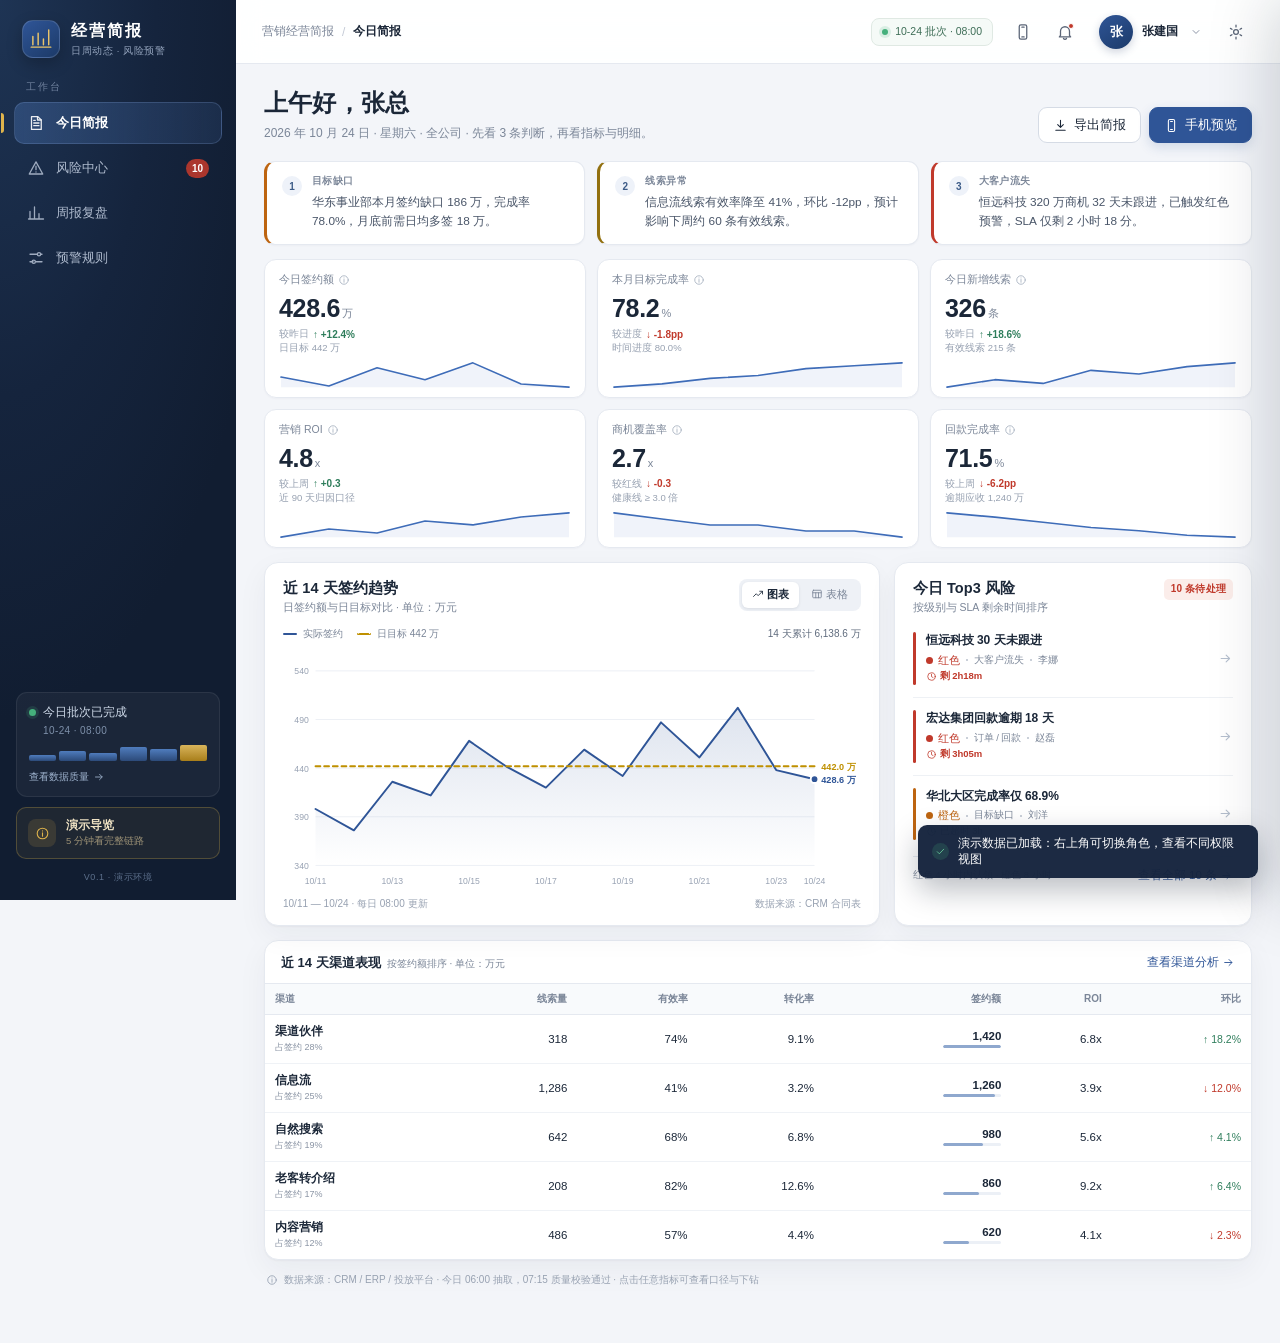
<file: 产品原型_V0.1/index.html>
<!DOCTYPE html>
<html lang="zh-CN">
<head>
<meta charset="UTF-8">
<meta name="viewport" content="width=device-width, initial-scale=1.0">
<meta name="theme-color" content="#15243D">
<title>经营简报｜营销日周动态汇总与风险预警</title>
<link rel="stylesheet" href="assets/style.css">
</head>
<body>
<svg class="sprite" aria-hidden="true" xmlns="http://www.w3.org/2000/svg">
  <defs>
    <symbol id="i-brief" viewBox="0 0 24 24"><path d="M6 3.5h8.5L19 8v12.5H6z"/><path d="M14 3.5V8h5"/><path d="M9 12h7M9 15.5h7M9 8.5h2"/></symbol>
    <symbol id="i-risk" viewBox="0 0 24 24"><path d="M12 3.8 21 20H3z"/><path d="M12 9.5v4.8M12 17.2v.2"/></symbol>
    <symbol id="i-weekly" viewBox="0 0 24 24"><path d="M4 20V10M10 20V4M16 20v-7M22 20H2"/></symbol>
    <symbol id="i-rules" viewBox="0 0 24 24"><path d="M4 7h10M18 7h2M4 17h4M12 17h8"/><circle cx="16" cy="7" r="2.2"/><circle cx="9" cy="17" r="2.2"/></symbol>
    <symbol id="i-phone" viewBox="0 0 24 24"><rect x="7" y="2.5" width="10" height="19" rx="2.2"/><path d="M10.5 5.5h3M10.5 18.5h3"/></symbol>
    <symbol id="i-gear" viewBox="0 0 24 24"><circle cx="12" cy="12" r="3.2"/><path d="M12 2.8v2.4M12 18.8v2.4M4.6 7.2l2 1.2M17.4 15.6l2 1.2M4.6 16.8l2-1.2M17.4 8.4l2-1.2"/></symbol>
    <symbol id="i-bell" viewBox="0 0 24 24"><path d="M6 16.5V11a6 6 0 0 1 12 0v5.5l1.5 2h-15z"/><path d="M10 20.5a2.2 2.2 0 0 0 4 0"/></symbol>
    <symbol id="i-chev" viewBox="0 0 24 24"><path d="m7 9.5 5 5 5-5"/></symbol>
    <symbol id="i-arrow" viewBox="0 0 24 24"><path d="M5 12h13M13 6.5 18.5 12 13 17.5"/></symbol>
    <symbol id="i-close" viewBox="0 0 24 24"><path d="m6 6 12 12M18 6 6 18"/></symbol>
    <symbol id="i-check" viewBox="0 0 24 24"><path d="m5 12.5 4.5 4.5L19 7"/></symbol>
    <symbol id="i-clock" viewBox="0 0 24 24"><circle cx="12" cy="12" r="8.2"/><path d="M12 7v5.3l3.4 2"/></symbol>
    <symbol id="i-filter" viewBox="0 0 24 24"><path d="M3.5 5.5h17l-6.5 7.4v6.1l-4 1.6v-7.7z"/></symbol>
    <symbol id="i-download" viewBox="0 0 24 24"><path d="M12 3.5v11M7.5 10.5 12 15l4.5-4.5M4.5 19.5h15"/></symbol>
    <symbol id="i-info" viewBox="0 0 24 24"><circle cx="12" cy="12" r="8.5"/><path d="M12 11v5.5M12 7.8v.2"/></symbol>
    <symbol id="i-user" viewBox="0 0 24 24"><circle cx="12" cy="8" r="3.6"/><path d="M4.8 20c.6-3.6 3.4-5.6 7.2-5.6s6.6 2 7.2 5.6"/></symbol>
    <symbol id="i-target" viewBox="0 0 24 24"><circle cx="12" cy="12" r="8.2"/><circle cx="12" cy="12" r="4.2"/><circle cx="12" cy="12" r=".8"/></symbol>
    <symbol id="i-trend" viewBox="0 0 24 24"><path d="M3 17l5.5-5.5 3.8 3.8L21 6.5"/><path d="M15.5 6.5H21v5.5"/></symbol>
    <symbol id="i-leads" viewBox="0 0 24 24"><path d="M4 6h16M4 12h11M4 18h7"/><circle cx="18" cy="15" r="3"/><path d="M18 13.6v1.6l1.1.7"/></symbol>
    <symbol id="i-cover" viewBox="0 0 24 24"><rect x="3.5" y="4" width="17" height="16" rx="2"/><path d="M3.5 9h17M8 4v5M8 13h4M8 16.5h7"/></symbol>
    <symbol id="i-money" viewBox="0 0 24 24"><rect x="3" y="6" width="18" height="12" rx="2"/><circle cx="12" cy="12" r="2.6"/><path d="M6.5 9v6M17.5 9v6"/></symbol>
    <symbol id="i-menu" viewBox="0 0 24 24"><path d="M4 6.5h16M4 12h16M4 17.5h16"/></symbol>
    <symbol id="i-table" viewBox="0 0 24 24"><rect x="3.5" y="4.5" width="17" height="15" rx="1.5"/><path d="M3.5 9.5h17M9.5 9.5v10M15 9.5v10"/></symbol>
    <symbol id="i-search" viewBox="0 0 24 24"><circle cx="10.5" cy="10.5" r="6.2"/><path d="m15.2 15.2 4.3 4.3"/></symbol>
    <symbol id="i-update" viewBox="0 0 24 24"><path d="M20 12a8 8 0 1 1-2.4-5.7"/><path d="M20 4v4.8h-4.8"/></symbol>
  </defs>
</svg>

<div class="app" id="app">
  <aside class="sidebar" id="sidebar">
    <div class="brand">
      <div class="brand-mark" aria-hidden="true">
        <svg viewBox="0 0 32 32"><path d="M6 23V13M12.5 23V9M19 23v-7M25.5 23V5"/><path d="M4 26h24"/></svg>
      </div>
      <div class="brand-text"><strong>经营简报</strong><span>日周动态 · 风险预警</span></div>
    </div>

    <div class="nav-label">工作台</div>
    <nav class="nav" id="nav" aria-label="主导航">
      <button class="nav-item active" data-page="brief">
        <svg class="ic"><use href="#i-brief"></use></svg><span>今日简报</span>
      </button>
      <button class="nav-item" data-page="risks">
        <svg class="ic"><use href="#i-risk"></use></svg><span>风险中心</span><em class="nav-badge" id="navRiskBadge">12</em>
      </button>
      <button class="nav-item" data-page="weekly">
        <svg class="ic"><use href="#i-weekly"></use></svg><span>周报复盘</span>
      </button>
      <button class="nav-item" data-page="rules">
        <svg class="ic"><use href="#i-rules"></use></svg><span>预警规则</span>
      </button>
    </nav>

    <div class="side-spacer"></div>

    <div class="batch-card">
      <div class="batch-top"><i class="live"></i><span>今日批次已完成</span></div>
      <div class="batch-time">10-24 · 08:00</div>
      <div class="batch-bars" aria-hidden="true"><i></i><i></i><i></i><i></i><i></i><i></i></div>
      <button class="batch-link" data-act="quality">查看数据质量 <svg class="ic"><use href="#i-arrow"></use></svg></button>
    </div>

    <button class="tour-btn" data-act="tour">
      <span class="tour-ico"><svg class="ic"><use href="#i-info"></use></svg></span>
      <span><b>演示导览</b><small>5 分钟看完整链路</small></span>
    </button>
    <div class="version">V0.1 · 演示环境</div>
  </aside>

  <div class="main">
    <header class="topbar">
      <div class="crumb"><span>营销经营简报</span><i>/</i><b id="crumbPage">今日简报</b></div>
      <div class="top-right">
        <div class="data-pill" title="今日 T+1 批次已完成，数据可用"><i class="live"></i>10-24 批次 · 08:00</div>
        <button class="icon-btn only-wide" data-act="phone" title="手机端预览" aria-label="手机端预览">
          <svg class="ic"><use href="#i-phone"></use></svg>
        </button>
        <div class="pop-wrap">
          <button class="icon-btn bell" data-act="notify" title="消息" aria-label="消息">
            <svg class="ic"><use href="#i-bell"></use></svg><i class="dot"></i>
          </button>
          <div class="notify-pop" id="notifyPop">
            <div class="pop-head"><b>消息</b><span>3 条未读</span></div>
            <button class="notify-item" data-act="notify-risk">
              <span class="ni-ico red"><svg class="ic"><use href="#i-risk"></use></svg></span>
              <span><b>1 条红色风险即将到期</b><small>恒远科技 · 剩 2h18m · 08:42</small></span>
            </button>
            <button class="notify-item" data-act="notify-week">
              <span class="ni-ico blue"><svg class="ic"><use href="#i-weekly"></use></svg></span>
              <span><b>本周经营周报已生成</b><small>已在「周报复盘」更新 · 08:05</small></span>
            </button>
            <button class="notify-item" data-act="notify-data">
              <span class="ni-ico green"><svg class="ic"><use href="#i-check"></use></svg></span>
              <span><b>数据质量校验通过</b><small>12 项指标全部可用 · 07:15</small></span>
            </button>
          </div>
        </div>

        <div class="role-wrap">
          <button class="role-btn" data-act="role-menu" aria-haspopup="true" aria-expanded="false">
            <span class="role-avatar" id="roleAvatar">张</span>
            <span class="role-meta"><b id="roleName">张建国</b><small id="roleTitle">公司总经理 · 全公司</small></span>
            <svg class="ic chev"><use href="#i-chev"></use></svg>
          </button>
          <div class="role-menu" id="roleMenu">
            <div class="role-menu-head">切换角色<span>权限与数据范围同步变化</span></div>
            <button class="role-option active" data-role="gm">
              <span class="ro-avatar">张</span><span><b>张建国</b><small>公司总经理 · 全公司</small></span><i class="ro-check"><svg class="ic"><use href="#i-check"></use></svg></i>
            </button>
            <button class="role-option" data-role="sd">
              <span class="ro-avatar">李</span><span><b>李敏</b><small>销售总监 · 全公司销售</small></span><i class="ro-check"><svg class="ic"><use href="#i-check"></use></svg></i>
            </button>
            <button class="role-option" data-role="bu">
              <span class="ro-avatar">王</span><span><b>王强</b><small>事业部总经理 · 华东事业部</small></span><i class="ro-check"><svg class="ic"><use href="#i-check"></use></svg></i>
            </button>
            <button class="role-option" data-role="sm">
              <span class="ro-avatar">李</span><span><b>李娜</b><small>销售经理 · 华东一部</small></span><i class="ro-check"><svg class="ic"><use href="#i-check"></use></svg></i>
            </button>
          </div>
        </div>

        <button class="icon-btn" data-act="settings" title="设置" aria-label="设置">
          <svg class="ic"><use href="#i-gear"></use></svg>
        </button>
      </div>
    </header>

    <main class="content" id="content" tabindex="-1"></main>
  </div>
</div>

<div class="drawer-mask" id="drawerMask"></div>
<aside class="drawer" id="drawer" aria-hidden="true" aria-label="风险详情"></aside>

<div class="modal-root" id="modalRoot"></div>

<div class="overlay phone-overlay" id="phoneOverlay" aria-hidden="true">
  <div class="phone-stage">
    <div class="phone-copy">
      <span class="eyebrow">移动端演示 · 钉钉 / 企微 H5</span>
      <h2>同一份数据，<br>手机上只看三件事</h2>
      <p>手机不是缩小版的电脑。它只承担「收到 → 看懂 → 接单」这一段，详细分析回到电脑端。</p>
      <ul>
        <li><b>看结论</b>：3 条判断放在首屏，不先给图表</li>
        <li><b>看风险</b>：按级别和 SLA 排序，红色置顶</li>
        <li><b>接单</b>：认领、转派、关闭都在拇指可达区</li>
      </ul>
      <button class="btn ghost-light" data-act="close-phone">返回电脑端</button>
    </div>
    <div class="phone">
      <div class="phone-notch"></div>
      <div class="phone-screen" id="phoneScreen"></div>
    </div>
  </div>
</div>

<div class="toast-wrap" id="toastWrap" aria-live="polite"></div>

<script src="assets/data.js"></script>
<script src="assets/app.js"></script>
</body>
</html>
</file>
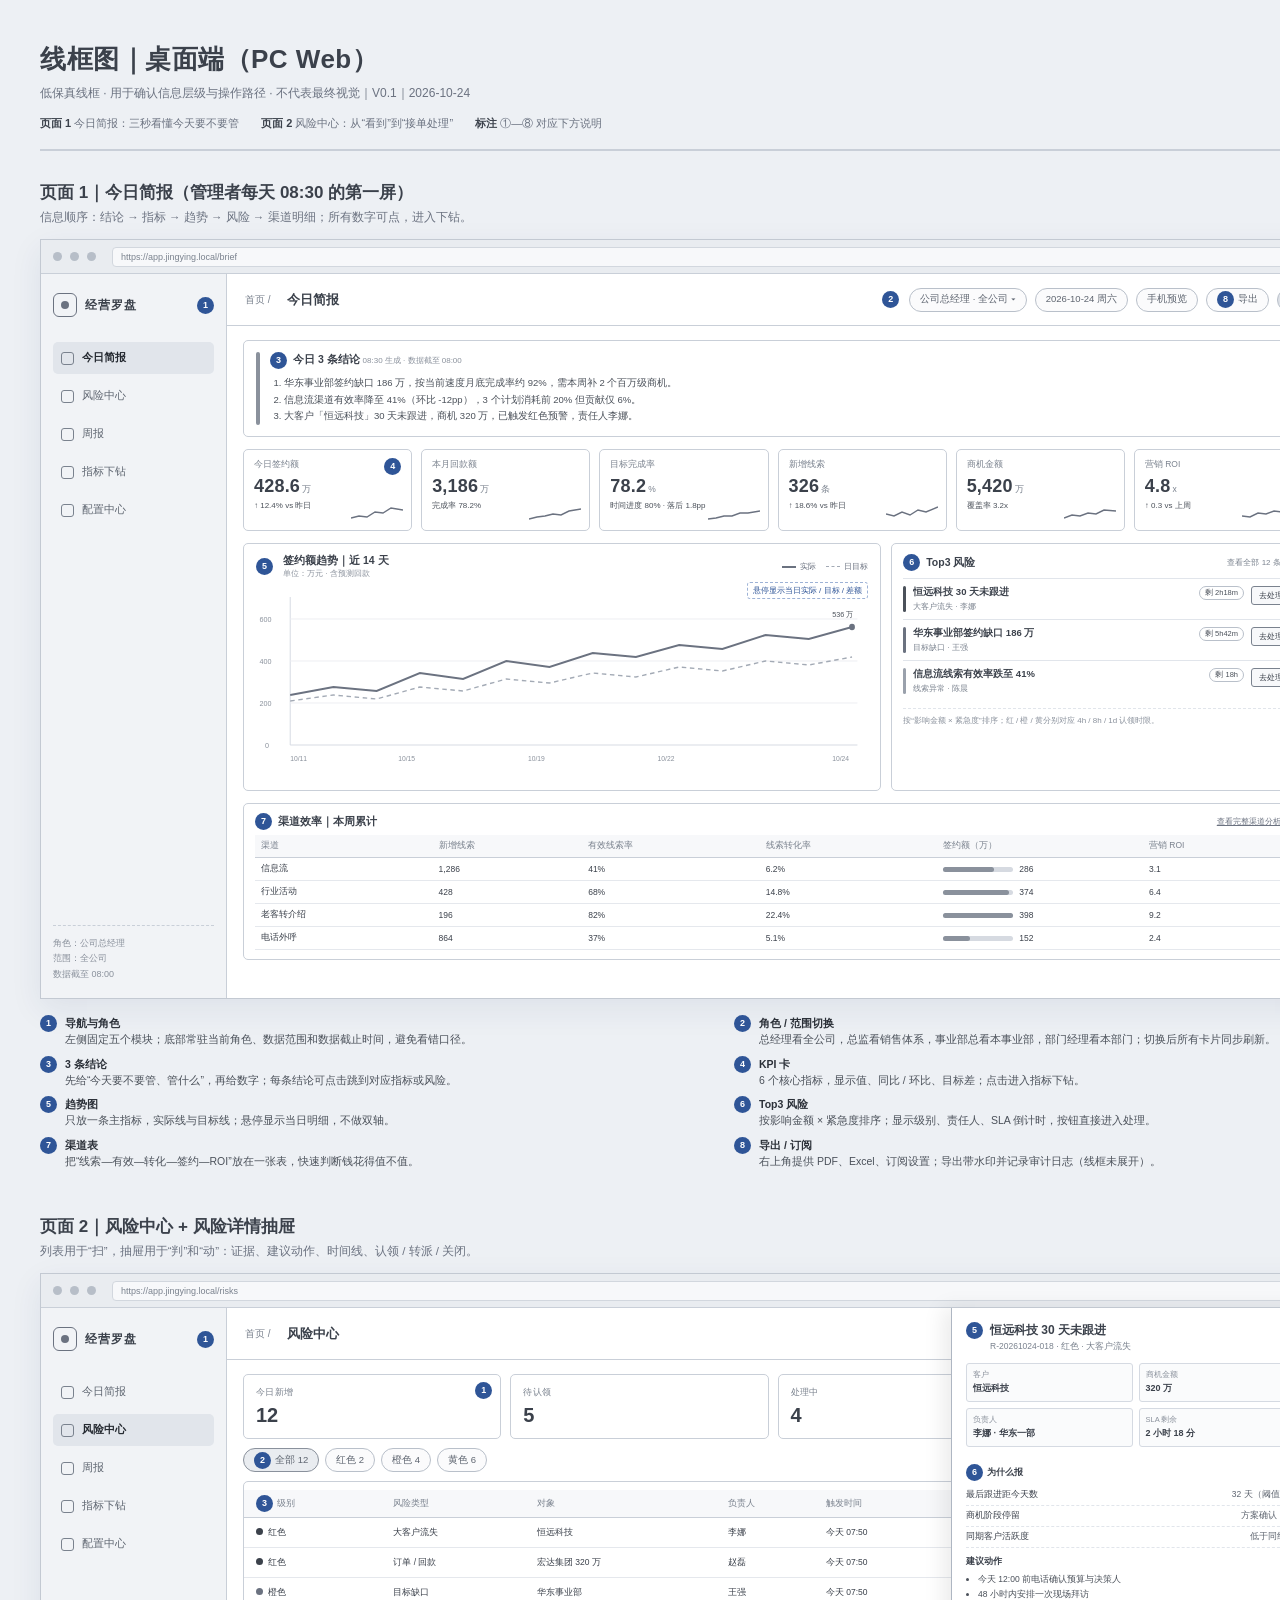
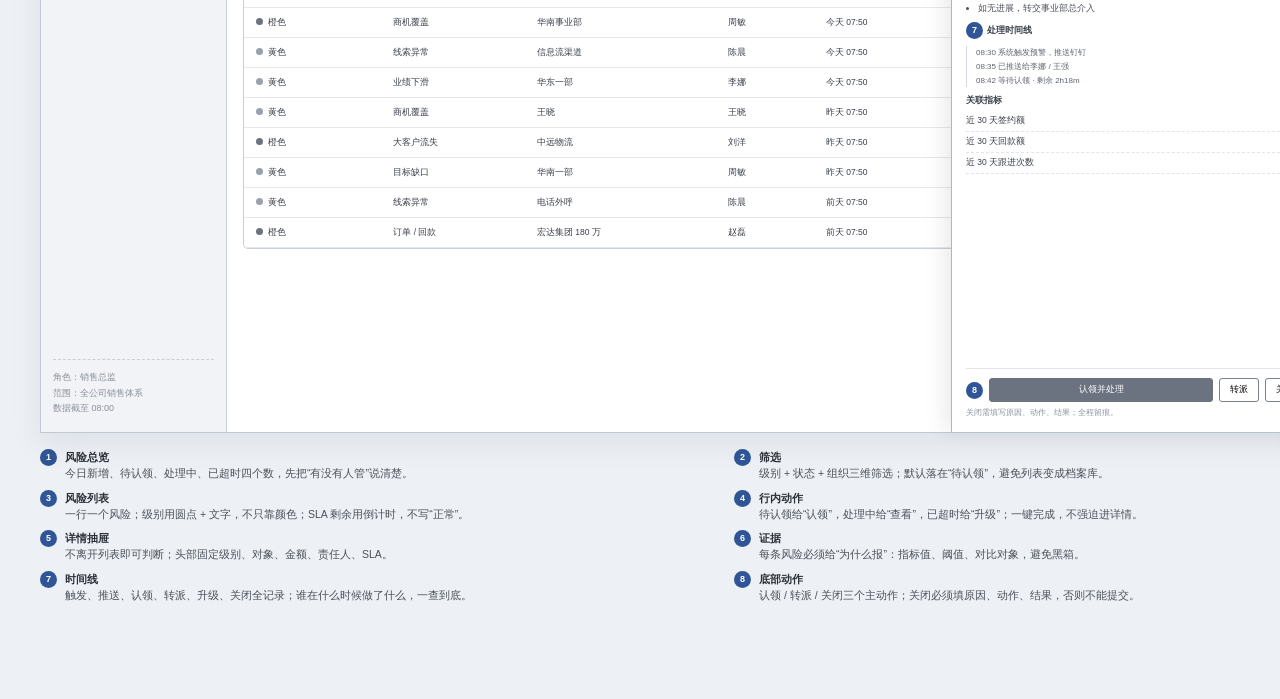
<file: 产品原型_V0.1/设计稿/线框图_桌面端.html>
<!DOCTYPE html>
<html lang="zh-CN">
<head>
<meta charset="UTF-8">
<title>线框图｜桌面端</title>
<style>
  :root{
    --ink:#3B414B; --mid:#6B7280; --line:#AEB6C2; --soft:#E5E8ED;
    --fill:#F4F5F7; --paper:#FFFFFF; --bg:#EDF0F4; --anno:#2F5597;
  }
  *{box-sizing:border-box;margin:0;padding:0;}
  body{background:var(--bg);font-family:"Microsoft YaHei","PingFang SC",sans-serif;color:var(--ink);}
  .page{width:1440px;margin:0 auto;padding:42px 40px 50px;}
  .doc-head{border-bottom:2px solid #C9CFD8;padding-bottom:18px;margin-bottom:30px;}
  .doc-head h1{font-size:26px;letter-spacing:.5px;}
  .doc-head p{font-size:12px;color:var(--mid);margin-top:8px;}
  .legend{display:flex;gap:22px;font-size:11px;color:var(--mid);margin-top:14px;}
  .legend b{color:var(--ink);font-weight:600;}
  .section{margin-bottom:46px;}
  .section-title{font-size:17px;font-weight:700;margin-bottom:6px;}
  .section-sub{font-size:11.5px;color:var(--mid);margin-bottom:14px;}
  .frame{
    width:1280px;background:var(--paper);border:1px solid #C3C9D2;
    box-shadow:0 10px 30px rgba(31,56,100,.08);
  }
  .browser{height:34px;background:#E9ECF0;border-bottom:1px solid #C9CFD8;display:flex;align-items:center;gap:8px;padding:0 12px;}
  .dot{width:9px;height:9px;border-radius:50%;background:#B7BEC8;}
  .url{flex:1;height:20px;background:#F7F8FA;border:1px solid #D2D7DE;border-radius:4px;margin-left:8px;font-size:9px;color:#7A828E;display:flex;align-items:center;padding:0 8px;}
  .app{display:flex;height:724px;}
  .side{width:186px;background:#F1F3F6;border-right:1px solid #C9CFD8;padding:16px 12px;display:flex;flex-direction:column;}
  .brand{display:flex;align-items:center;gap:8px;height:30px;margin-bottom:22px;}
  .brand-mark{width:24px;height:24px;border:1.6px solid #6B7280;border-radius:6px;position:relative;}
  .brand-mark:after{content:"";position:absolute;width:8px;height:8px;border-radius:50%;background:#6B7280;left:7px;top:7px;}
  .brand-name{font-size:12px;font-weight:700;letter-spacing:1px;}
  .nav-item{height:32px;border-radius:5px;display:flex;align-items:center;gap:8px;padding:0 8px;font-size:10.5px;color:#5E6570;margin-bottom:6px;}
  .nav-item.active{background:#E1E5EB;color:#252A31;font-weight:700;}
  .nav-icon{width:13px;height:13px;border:1.4px solid #7A828E;border-radius:3px;}
  .side-foot{margin-top:auto;border-top:1px dashed #C9CFD8;padding-top:10px;font-size:9px;color:#8A919C;line-height:1.7;}
  .main{flex:1;display:flex;flex-direction:column;min-width:0;}
  .topbar{height:52px;border-bottom:1px solid #C9CFD8;display:flex;align-items:center;padding:0 18px;gap:12px;}
  .crumb{font-size:10px;color:#7A828E;}
  .page-title{font-size:13px;font-weight:700;margin-left:4px;}
  .top-right{margin-left:auto;display:flex;align-items:center;gap:8px;}
  .pill{height:24px;border:1px solid #B9C0CA;border-radius:12px;padding:0 10px;font-size:9.5px;color:#5E6570;display:flex;align-items:center;background:#FBFBFC;}
  .avatar{width:24px;height:24px;border-radius:50%;background:#DDE1E7;border:1px solid #B9C0CA;}
  .content{padding:14px 16px;display:flex;flex-direction:column;gap:12px;overflow:hidden;}
  .card{border:1px solid #C9CFD8;background:#FFF;border-radius:5px;}
  .card-pad{padding:11px 12px;}
  .label{font-size:9px;color:#7A828E;letter-spacing:.3px;}
  .insight{display:flex;gap:10px;padding:11px 12px;align-items:flex-start;}
  .insight-mark{width:4px;align-self:stretch;background:#8A919C;border-radius:2px;}
  .insight-title{font-size:10.5px;font-weight:700;margin-bottom:6px;}
  .insight ol{margin-left:14px;font-size:9.5px;line-height:1.65;color:#4B515A;}
  .insight li{margin-bottom:1px;}
  .kpi-row{display:grid;grid-template-columns:repeat(6,1fr);gap:9px;}
  .kpi{padding:9px 10px;min-height:82px;position:relative;}
  .kpi .name{font-size:8.5px;color:#7A828E;}
  .kpi .val{font-size:18px;font-weight:700;margin-top:5px;letter-spacing:.2px;}
  .kpi .val span{font-size:8.5px;font-weight:400;color:#7A828E;margin-left:2px;}
  .kpi .delta{font-size:8px;margin-top:3px;color:#4B515A;}
  .spark{position:absolute;right:8px;bottom:8px;width:52px;height:18px;}
  .two-col{display:grid;grid-template-columns:1.55fr 1fr;gap:10px;min-height:248px;}
  .chart-card{position:relative;padding:10px 12px 6px;}
  .chart-head{display:flex;align-items:center;gap:10px;margin-bottom:4px;}
  .chart-title{font-size:10.5px;font-weight:700;}
  .chart-sub{font-size:8px;color:#8A919C;}
  .chart-legend{margin-left:auto;display:flex;gap:10px;font-size:8px;color:#6B7280;}
  .lg{display:flex;align-items:center;gap:4px;}
  .lg i{width:14px;height:0;border-top:2px solid #6B7280;display:block;}
  .lg i.dash{border-top:1.5px dashed #A3AAB5;}
  .chart-svg{width:100%;height:190px;display:block;}
  .risk-card{padding:10px 11px;}
  .risk-head{display:flex;align-items:center;margin-bottom:7px;}
  .risk-head .t{font-size:10.5px;font-weight:700;}
  .risk-head .more{margin-left:auto;font-size:8px;color:#7A828E;}
  .risk-item{border-top:1px solid #E1E5EB;padding:7px 0;display:flex;gap:7px;align-items:flex-start;}
  .risk-item:first-of-type{border-top:none;}
  .level{width:3px;align-self:stretch;border-radius:2px;background:#8A919C;}
  .ri-main{flex:1;min-width:0;}
  .ri-title{font-size:9.5px;font-weight:700;white-space:nowrap;overflow:hidden;text-overflow:ellipsis;}
  .ri-meta{font-size:8px;color:#7A828E;margin-top:2px;display:flex;gap:6px;}
  .ri-sla{font-size:7.5px;border:1px solid #B9C0CA;border-radius:8px;padding:1px 5px;color:#4B515A;white-space:nowrap;}
  .btn-sm{border:1px solid #7A828E;background:#F7F8FA;border-radius:3px;font-size:8px;padding:3px 7px;color:#3B414B;white-space:nowrap;}
  .table-card{padding:9px 11px;}
  .table-head{display:flex;align-items:center;margin-bottom:5px;}
  .table-head .t{font-size:10.5px;font-weight:700;}
  .table-head .link{margin-left:auto;font-size:8px;color:#6B7280;text-decoration:underline;}
  table{width:100%;border-collapse:collapse;font-size:8.5px;}
  th{font-weight:400;color:#7A828E;text-align:left;padding:5px 6px;border-bottom:1px solid #C9CFD8;background:#F7F8FA;}
  td{padding:5px 6px;border-bottom:1px solid #E5E8ED;color:#3B414B;}
  .bar-cell{display:flex;align-items:center;gap:6px;}
  .mini-bar{height:5px;background:#D6DAE1;border-radius:3px;flex:1;max-width:70px;position:relative;}
  .mini-bar i{position:absolute;left:0;top:0;bottom:0;background:#8A919C;border-radius:3px;display:block;}
  .num{
    display:inline-flex;width:17px;height:17px;border-radius:50%;background:var(--anno);color:#fff;
    font-size:9px;align-items:center;justify-content:center;font-weight:700;flex:none;
    font-family:Arial,sans-serif;vertical-align:middle;line-height:1;
  }
  .num.float{position:absolute;z-index:5;box-shadow:0 0 0 3px #fff;}
  .notes{display:grid;grid-template-columns:1fr 1fr;gap:8px 28px;margin-top:16px;}
  .note{display:flex;gap:8px;font-size:10.5px;line-height:1.55;color:#4B515A;}
  .note b{font-weight:700;color:#2B3038;}
  .drawer{
    position:absolute;right:0;top:0;bottom:0;width:368px;background:#FFF;border-left:1px solid #AEB6C2;
    box-shadow:-8px 0 20px rgba(0,0,0,.08);padding:14px;display:flex;flex-direction:column;z-index:4;
  }
  .drawer h3{font-size:12px;margin-bottom:2px;}
  .drawer .sub{font-size:8.5px;color:#7A828E;margin-bottom:10px;}
  .field-grid{display:grid;grid-template-columns:1fr 1fr;gap:6px;margin-bottom:10px;}
  .field{border:1px solid #D5DAE2;background:#FAFBFC;padding:6px;border-radius:3px;}
  .field .k{font-size:7.5px;color:#8A919C;}
  .field .v{font-size:9px;font-weight:700;margin-top:2px;}
  .drawer .block-title{font-size:9px;font-weight:700;margin:7px 0 4px;}
  .evi{display:flex;justify-content:space-between;font-size:8.5px;padding:4px 0;border-bottom:1px dashed #E1E5EB;}
  .evi span:last-child{color:#5E6570;}
  .actions-list{font-size:8.5px;line-height:1.7;padding-left:12px;color:#4B515A;}
  .timeline{font-size:8px;color:#5E6570;line-height:1.7;border-left:1.5px solid #D5DAE2;padding-left:9px;margin-top:3px;}
  .drawer-foot{margin-top:auto;display:flex;gap:6px;padding-top:9px;border-top:1px solid #E1E5EB;}
  .btn{border:1px solid #7A828E;background:#FFF;border-radius:3px;padding:5px 10px;font-size:8.5px;}
  .btn.primary{background:#6B7280;color:#fff;border-color:#6B7280;}
  .frame-relative{position:relative;}
  .anno{position:absolute;z-index:6;}
  .callout{position:absolute;font-size:8px;color:var(--anno);background:#fff;border:1px dashed #9DB2D6;padding:2px 5px;border-radius:3px;}
</style>
</head>
<body>
<div class="page">
  <div class="doc-head">
    <h1>线框图｜桌面端（PC Web）</h1>
    <p>低保真线框 · 用于确认信息层级与操作路径 · 不代表最终视觉｜V0.1｜2026-10-24</p>
    <div class="legend">
      <span><b>页面 1</b> 今日简报：三秒看懂今天要不要管</span>
      <span><b>页面 2</b> 风险中心：从“看到”到“接单处理”</span>
      <span><b>标注</b> ①—⑧ 对应下方说明</span>
    </div>
  </div>

  <!-- FRAME 1 -->
  <div class="section">
    <div class="section-title">页面 1｜今日简报（管理者每天 08:30 的第一屏）</div>
    <div class="section-sub">信息顺序：结论 → 指标 → 趋势 → 风险 → 渠道明细；所有数字可点，进入下钻。</div>
    <div class="frame">
      <div class="browser"><span class="dot"></span><span class="dot"></span><span class="dot"></span><div class="url">https://app.jingying.local/brief</div></div>
      <div class="app">
        <aside class="side">
          <div class="brand"><div class="brand-mark"></div><div class="brand-name">经营罗盘</div><span class="num" style="margin-left:auto;">1</span></div>
          <div class="nav-item active"><span class="nav-icon"></span>今日简报</div>
          <div class="nav-item"><span class="nav-icon"></span>风险中心</div>
          <div class="nav-item"><span class="nav-icon"></span>周报</div>
          <div class="nav-item"><span class="nav-icon"></span>指标下钻</div>
          <div class="nav-item"><span class="nav-icon"></span>配置中心</div>
          <div class="side-foot">角色：公司总经理<br>范围：全公司<br>数据截至 08:00</div>
        </aside>
        <div class="main">
          <div class="topbar">
            <span class="crumb">首页 /</span><span class="page-title">今日简报</span>
            <div class="top-right">
              <span class="num" style="margin-right:2px;">2</span>
              <span class="pill">公司总经理 · 全公司 ▾</span>
              <span class="pill">2026-10-24 周六</span>
              <span class="pill">手机预览</span><span class="pill"><span class="num" style="margin-right:4px;">8</span>导出</span>
              <div class="avatar"></div>
            </div>
          </div>
          <div class="content">
            <div class="card insight">
              <div class="insight-mark"></div>
              <div style="flex:1;">
                <div class="insight-title"><span class="num" style="margin-right:6px;">3</span>今日 3 条结论 <span style="font-weight:400;color:#8A919C;font-size:8px;">08:30 生成 · 数据截至 08:00</span></div>
                <ol>
                  <li>华东事业部签约缺口 186 万，按当前速度月底完成率约 92%，需本周补 2 个百万级商机。</li>
                  <li>信息流渠道有效率降至 41%（环比 -12pp），3 个计划消耗前 20% 但贡献仅 6%。</li>
                  <li>大客户「恒远科技」30 天未跟进，商机 320 万，已触发红色预警，责任人李娜。</li>
                </ol>
              </div>
            </div>

            <div class="kpi-row">
              <div class="card kpi"><span class="num" style="position:absolute;right:10px;top:8px;">4</span><div class="name">今日签约额</div><div class="val">428.6<span>万</span></div><div class="delta">↑ 12.4%  vs 昨日</div><svg class="spark" viewBox="0 0 52 18"><polyline points="0,14 8,12 16,13 24,8 32,9 40,4 52,6" fill="none" stroke="#6B7280" stroke-width="1.4"/></svg></div>
              <div class="card kpi"><div class="name">本月回款额</div><div class="val">3,186<span>万</span></div><div class="delta">完成率 78.2%</div><svg class="spark" viewBox="0 0 52 18"><polyline points="0,15 8,13 16,12 24,10 32,11 40,7 52,5" fill="none" stroke="#6B7280" stroke-width="1.4"/></svg></div>
              <div class="card kpi"><div class="name">目标完成率</div><div class="val">78.2<span>%</span></div><div class="delta">时间进度 80% · 落后 1.8pp</div><svg class="spark" viewBox="0 0 52 18"><polyline points="0,15 8,14 16,12 24,12 32,9 40,9 52,7" fill="none" stroke="#6B7280" stroke-width="1.4"/></svg></div>
              <div class="card kpi"><div class="name">新增线索</div><div class="val">326<span>条</span></div><div class="delta">↑ 18.6%  vs 昨日</div><svg class="spark" viewBox="0 0 52 18"><polyline points="0,10 8,12 16,8 24,11 32,6 40,8 52,3" fill="none" stroke="#6B7280" stroke-width="1.4"/></svg></div>
              <div class="card kpi"><div class="name">商机金额</div><div class="val">5,420<span>万</span></div><div class="delta">覆盖率 3.2x</div><svg class="spark" viewBox="0 0 52 18"><polyline points="0,14 8,11 16,12 24,9 32,10 40,6 52,7" fill="none" stroke="#6B7280" stroke-width="1.4"/></svg></div>
              <div class="card kpi"><div class="name">营销 ROI</div><div class="val">4.8<span>x</span></div><div class="delta">↑ 0.3  vs 上周</div><svg class="spark" viewBox="0 0 52 18"><polyline points="0,12 8,13 16,9 24,10 32,7 40,8 52,5" fill="none" stroke="#6B7280" stroke-width="1.4"/></svg></div>
            </div>

            <div class="two-col">
              <div class="card chart-card">
                <div class="chart-head">
                  <span class="num">5</span>
                  <div><div class="chart-title">签约额趋势｜近 14 天</div><div class="chart-sub">单位：万元 · 含预测回款</div></div>
                  <div class="chart-legend"><span class="lg"><i></i>实际</span><span class="lg"><i class="dash"></i>日目标</span></div>
                </div>
                <svg class="chart-svg" viewBox="0 0 680 190" preserveAspectRatio="none">
                  <line x1="38" y1="14" x2="38" y2="162" stroke="#D5DAE2"/>
                  <line x1="38" y1="162" x2="668" y2="162" stroke="#D5DAE2"/>
                  <line x1="38" y1="120" x2="668" y2="120" stroke="#ECEEF2"/>
                  <line x1="38" y1="78" x2="668" y2="78" stroke="#ECEEF2"/>
                  <line x1="38" y1="36" x2="668" y2="36" stroke="#ECEEF2"/>
                  <text x="10" y="165" font-size="8" fill="#8A919C">0</text>
                  <text x="4" y="123" font-size="8" fill="#8A919C">200</text>
                  <text x="4" y="81" font-size="8" fill="#8A919C">400</text>
                  <text x="4" y="39" font-size="8" fill="#8A919C">600</text>
                  <polyline points="38,112 86,104 134,108 182,90 230,96 278,78 326,84 374,70 422,74 470,62 518,66 566,52 614,56 662,44" fill="none" stroke="#6B7280" stroke-width="2"/>
                  <polyline points="38,118 86,112 134,116 182,104 230,108 278,96 326,100 374,90 422,94 470,84 518,88 566,78 614,82 662,74" fill="none" stroke="#A3AAB5" stroke-width="1.4" stroke-dasharray="5 4"/>
                  <circle cx="662" cy="44" r="3.2" fill="#6B7280"/>
                  <text x="640" y="34" font-size="8" fill="#4B515A">536 万</text>
                  <g font-size="7.5" fill="#8A919C">
                    <text x="38" y="178">10/11</text><text x="158" y="178">10/15</text><text x="302" y="178">10/19</text><text x="446" y="178">10/22</text><text x="640" y="178">10/24</text>
                  </g>
                </svg>
                <span class="callout" style="right:12px;top:38px;">悬停显示当日实际 / 目标 / 差额</span>
              </div>

              <div class="card risk-card">
                <div class="risk-head"><span class="num" style="margin-right:6px;">6</span><span class="t">Top3 风险</span><span class="more">查看全部 12 条 →</span></div>
                <div class="risk-item"><div class="level" style="background:#4B515A;"></div><div class="ri-main"><div class="ri-title">恒远科技 30 天未跟进</div><div class="ri-meta">大客户流失 · 李娜</div></div><span class="ri-sla">剩 2h18m</span><button class="btn-sm">去处理</button></div>
                <div class="risk-item"><div class="level" style="background:#6B7280;"></div><div class="ri-main"><div class="ri-title">华东事业部签约缺口 186 万</div><div class="ri-meta">目标缺口 · 王强</div></div><span class="ri-sla">剩 5h42m</span><button class="btn-sm">去处理</button></div>
                <div class="risk-item"><div class="level" style="background:#9AA1AC;"></div><div class="ri-main"><div class="ri-title">信息流线索有效率跌至 41%</div><div class="ri-meta">线索异常 · 陈晨</div></div><span class="ri-sla">剩 18h</span><button class="btn-sm">去处理</button></div>
                <div style="font-size:8px;color:#8A919C;margin-top:7px;border-top:1px dashed #E1E5EB;padding-top:6px;">按“影响金额 × 紧急度”排序；红 / 橙 / 黄分别对应 4h / 8h / 1d 认领时限。</div>
              </div>
            </div>

            <div class="card table-card">
              <div class="table-head"><span class="num" style="margin-right:6px;">7</span><span class="t">渠道效率｜本周累计</span><span class="link">查看完整渠道分析 →</span></div>
              <table>
                <tr><th>渠道</th><th>新增线索</th><th>有效线索率</th><th>线索转化率</th><th>签约额（万）</th><th>营销 ROI</th></tr>
                <tr><td>信息流</td><td>1,286</td><td>41%</td><td>6.2%</td><td><div class="bar-cell"><div class="mini-bar"><i style="width:72%"></i></div>286</div></td><td>3.1</td></tr>
                <tr><td>行业活动</td><td>428</td><td>68%</td><td>14.8%</td><td><div class="bar-cell"><div class="mini-bar"><i style="width:94%"></i></div>374</div></td><td>6.4</td></tr>
                <tr><td>老客转介绍</td><td>196</td><td>82%</td><td>22.4%</td><td><div class="bar-cell"><div class="mini-bar"><i style="width:100%"></i></div>398</div></td><td>9.2</td></tr>
                <tr><td>电话外呼</td><td>864</td><td>37%</td><td>5.1%</td><td><div class="bar-cell"><div class="mini-bar"><i style="width:38%"></i></div>152</div></td><td>2.4</td></tr>
              </table>
            </div>
          </div>
        </div>
      </div>
    </div>

    <div class="notes">
      <div class="note"><span class="num">1</span><div><b>导航与角色</b><br>左侧固定五个模块；底部常驻当前角色、数据范围和数据截止时间，避免看错口径。</div></div>
      <div class="note"><span class="num">2</span><div><b>角色 / 范围切换</b><br>总经理看全公司，总监看销售体系，事业部总看本事业部，部门经理看本部门；切换后所有卡片同步刷新。</div></div>
      <div class="note"><span class="num">3</span><div><b>3 条结论</b><br>先给“今天要不要管、管什么”，再给数字；每条结论可点击跳到对应指标或风险。</div></div>
      <div class="note"><span class="num">4</span><div><b>KPI 卡</b><br>6 个核心指标，显示值、同比 / 环比、目标差；点击进入指标下钻。</div></div>
      <div class="note"><span class="num">5</span><div><b>趋势图</b><br>只放一条主指标，实际线与目标线；悬停显示当日明细，不做双轴。</div></div>
      <div class="note"><span class="num">6</span><div><b>Top3 风险</b><br>按影响金额 × 紧急度排序；显示级别、责任人、SLA 倒计时，按钮直接进入处理。</div></div>
      <div class="note"><span class="num">7</span><div><b>渠道表</b><br>把“线索—有效—转化—签约—ROI”放在一张表，快速判断钱花得值不值。</div></div>
      <div class="note"><span class="num">8</span><div><b>导出 / 订阅</b><br>右上角提供 PDF、Excel、订阅设置；导出带水印并记录审计日志（线框未展开）。</div></div>
    </div>
  </div>

  <!-- FRAME 2 -->
  <div class="section">
    <div class="section-title">页面 2｜风险中心 + 风险详情抽屉</div>
    <div class="section-sub">列表用于“扫”，抽屉用于“判”和“动”：证据、建议动作、时间线、认领 / 转派 / 关闭。</div>
    <div class="frame frame-relative">
      <div class="browser"><span class="dot"></span><span class="dot"></span><span class="dot"></span><div class="url">https://app.jingying.local/risks</div></div>
      <div class="app" style="position:relative;">
        <aside class="side">
          <div class="brand"><div class="brand-mark"></div><div class="brand-name">经营罗盘</div><span class="num" style="margin-left:auto;">1</span></div>
          <div class="nav-item"><span class="nav-icon"></span>今日简报</div>
          <div class="nav-item active"><span class="nav-icon"></span>风险中心</div>
          <div class="nav-item"><span class="nav-icon"></span>周报</div>
          <div class="nav-item"><span class="nav-icon"></span>指标下钻</div>
          <div class="nav-item"><span class="nav-icon"></span>配置中心</div>
          <div class="side-foot">角色：销售总监<br>范围：全公司销售体系<br>数据截至 08:00</div>
        </aside>
        <div class="main">
          <div class="topbar"><span class="crumb">首页 /</span><span class="page-title">风险中心</span><div class="top-right"><span class="pill">销售总监 · 全公司 ▾</span><span class="pill">2026-10-24</span><div class="avatar"></div></div></div>
          <div class="content" style="gap:9px;">
            <div style="display:grid;grid-template-columns:repeat(4,1fr);gap:9px;">
              <div class="card card-pad" style="position:relative;"><span class="num" style="position:absolute;right:8px;top:7px;">1</span><div class="label">今日新增</div><div style="font-size:20px;font-weight:700;margin-top:5px;">12</div></div>
              <div class="card card-pad"><div class="label">待认领</div><div style="font-size:20px;font-weight:700;margin-top:5px;">5</div></div>
              <div class="card card-pad"><div class="label">处理中</div><div style="font-size:20px;font-weight:700;margin-top:5px;">4</div></div>
              <div class="card card-pad"><div class="label">已超时</div><div style="font-size:20px;font-weight:700;margin-top:5px;">1</div></div>
            </div>
            <div style="display:flex;align-items:center;gap:6px;">
              <span class="pill" style="background:#E9ECF0;border-color:#8A919C;"><span class="num" style="margin-right:4px;">2</span>全部 12</span>
              <span class="pill">红色 2</span><span class="pill">橙色 4</span><span class="pill">黄色 6</span>
              <span style="margin-left:auto;font-size:9px;color:#7A828E;">待认领 · 处理中 · 已关闭 · 全部</span>
            </div>
            <div class="card" style="flex:1;padding:8px 0 0;position:relative;">
              <table>
                <tr><th style="padding-left:12px;"><span class="num" style="margin-right:4px;">3</span>级别</th><th>风险类型</th><th>对象</th><th>负责人</th><th>触发时间</th><th>SLA 剩余</th><th>状态</th><th><span class="num" style="margin-right:4px;">4</span>动作</th></tr>
                <tr><td style="padding-left:12px;"><span style="display:inline-block;width:7px;height:7px;border-radius:50%;background:#3B414B;margin-right:5px;"></span>红色</td><td>大客户流失</td><td>恒远科技</td><td>李娜</td><td>今天 07:50</td><td>2h18m</td><td>待认领</td><td><button class="btn-sm">认领</button></td></tr>
                <tr><td style="padding-left:12px;"><span style="display:inline-block;width:7px;height:7px;border-radius:50%;background:#3B414B;margin-right:5px;"></span>红色</td><td>订单 / 回款</td><td>宏达集团 320 万</td><td>赵磊</td><td>今天 07:50</td><td>3h05m</td><td>处理中</td><td><button class="btn-sm">查看</button></td></tr>
                <tr><td style="padding-left:12px;"><span style="display:inline-block;width:7px;height:7px;border-radius:50%;background:#6B7280;margin-right:5px;"></span>橙色</td><td>目标缺口</td><td>华东事业部</td><td>王强</td><td>今天 07:50</td><td>5h42m</td><td>待认领</td><td><button class="btn-sm">认领</button></td></tr>
                <tr><td style="padding-left:12px;"><span style="display:inline-block;width:7px;height:7px;border-radius:50%;background:#6B7280;margin-right:5px;"></span>橙色</td><td>商机覆盖</td><td>华南事业部</td><td>周敏</td><td>今天 07:50</td><td>6h20m</td><td>处理中</td><td><button class="btn-sm">查看</button></td></tr>
                <tr><td style="padding-left:12px;"><span style="display:inline-block;width:7px;height:7px;border-radius:50%;background:#9AA1AC;margin-right:5px;"></span>黄色</td><td>线索异常</td><td>信息流渠道</td><td>陈晨</td><td>今天 07:50</td><td>18h</td><td>待认领</td><td><button class="btn-sm">认领</button></td></tr>
                <tr><td style="padding-left:12px;"><span style="display:inline-block;width:7px;height:7px;border-radius:50%;background:#9AA1AC;margin-right:5px;"></span>黄色</td><td>业绩下滑</td><td>华东一部</td><td>李娜</td><td>今天 07:50</td><td>19h</td><td>处理中</td><td><button class="btn-sm">查看</button></td></tr>
                <tr><td style="padding-left:12px;"><span style="display:inline-block;width:7px;height:7px;border-radius:50%;background:#9AA1AC;margin-right:5px;"></span>黄色</td><td>商机覆盖</td><td>王晓</td><td>王晓</td><td>昨天 07:50</td><td>已超时</td><td>待升级</td><td><button class="btn-sm">升级</button></td></tr>
                <tr><td style="padding-left:12px;"><span style="display:inline-block;width:7px;height:7px;border-radius:50%;background:#6B7280;margin-right:5px;"></span>橙色</td><td>大客户流失</td><td>中远物流</td><td>刘洋</td><td>昨天 07:50</td><td>已关闭</td><td>已关闭</td><td><button class="btn-sm">查看</button></td></tr>
                <tr><td style="padding-left:12px;"><span style="display:inline-block;width:7px;height:7px;border-radius:50%;background:#9AA1AC;margin-right:5px;"></span>黄色</td><td>目标缺口</td><td>华南一部</td><td>周敏</td><td>昨天 07:50</td><td>已关闭</td><td>已关闭</td><td><button class="btn-sm">查看</button></td></tr>
                <tr><td style="padding-left:12px;"><span style="display:inline-block;width:7px;height:7px;border-radius:50%;background:#9AA1AC;margin-right:5px;"></span>黄色</td><td>线索异常</td><td>电话外呼</td><td>陈晨</td><td>前天 07:50</td><td>已关闭</td><td>已关闭</td><td><button class="btn-sm">查看</button></td></tr>
                <tr><td style="padding-left:12px;"><span style="display:inline-block;width:7px;height:7px;border-radius:50%;background:#6B7280;margin-right:5px;"></span>橙色</td><td>订单 / 回款</td><td>宏达集团 180 万</td><td>赵磊</td><td>前天 07:50</td><td>已关闭</td><td>已关闭</td><td><button class="btn-sm">查看</button></td></tr>
              </table>
            </div>
          </div>
        </div>

        <div class="drawer">
          <div style="display:flex;align-items:flex-start;">
            <span class="num">5</span>
            <div style="margin-left:7px;flex:1;">
              <h3>恒远科技 30 天未跟进</h3>
              <div class="sub">R-20261024-018 · 红色 · 大客户流失</div>
            </div>
            <span style="font-size:14px;color:#8A919C;">×</span>
          </div>
          <div class="field-grid">
            <div class="field"><div class="k">客户</div><div class="v">恒远科技</div></div>
            <div class="field"><div class="k">商机金额</div><div class="v">320 万</div></div>
            <div class="field"><div class="k">负责人</div><div class="v">李娜 · 华东一部</div></div>
            <div class="field"><div class="k">SLA 剩余</div><div class="v">2 小时 18 分</div></div>
          </div>
          <div class="block-title"><span class="num" style="margin-right:4px;">6</span>为什么报</div>
          <div class="evi"><span>最后跟进距今天数</span><span>32 天（阈值 ≥30）</span></div>
          <div class="evi"><span>商机阶段停留</span><span>方案确认 · 18 天</span></div>
          <div class="evi"><span>同期客户活跃度</span><span>低于同组 72%</span></div>
          <div class="block-title">建议动作</div>
          <ul class="actions-list">
            <li>今天 12:00 前电话确认预算与决策人</li>
            <li>48 小时内安排一次现场拜访</li>
            <li>如无进展，转交事业部总介入</li>
          </ul>
          <div class="block-title"><span class="num" style="margin-right:4px;">7</span>处理时间线</div>
          <div class="timeline">
            08:30 系统触发预警，推送钉钉<br>
            08:35 已推送给李娜 / 王强<br>
            08:42 等待认领 · 剩余 2h18m
          </div>
          <div class="block-title">关联指标</div>
          <div class="evi"><span>近 30 天签约额</span><span>0 万</span></div>
          <div class="evi"><span>近 30 天回款额</span><span>0 万</span></div>
          <div class="evi"><span>近 30 天跟进次数</span><span>0 次</span></div>
          <div class="drawer-foot">
            <span class="num" style="align-self:center;">8</span>
            <button class="btn primary" style="flex:1;">认领并处理</button>
            <button class="btn">转派</button>
            <button class="btn">关闭</button>
          </div>
          <div style="font-size:7.5px;color:#8A919C;margin-top:6px;">关闭需填写原因、动作、结果；全程留痕。</div>
        </div>

      </div>
    </div>

    <div class="notes">
      <div class="note"><span class="num">1</span><div><b>风险总览</b><br>今日新增、待认领、处理中、已超时四个数，先把“有没有人管”说清楚。</div></div>
      <div class="note"><span class="num">2</span><div><b>筛选</b><br>级别 + 状态 + 组织三维筛选；默认落在“待认领”，避免列表变成档案库。</div></div>
      <div class="note"><span class="num">3</span><div><b>风险列表</b><br>一行一个风险；级别用圆点 + 文字，不只靠颜色；SLA 剩余用倒计时，不写“正常”。</div></div>
      <div class="note"><span class="num">4</span><div><b>行内动作</b><br>待认领给“认领”，处理中给“查看”，已超时给“升级”；一键完成，不强迫进详情。</div></div>
      <div class="note"><span class="num">5</span><div><b>详情抽屉</b><br>不离开列表即可判断；头部固定级别、对象、金额、责任人、SLA。</div></div>
      <div class="note"><span class="num">6</span><div><b>证据</b><br>每条风险必须给“为什么报”：指标值、阈值、对比对象，避免黑箱。</div></div>
      <div class="note"><span class="num">7</span><div><b>时间线</b><br>触发、推送、认领、转派、升级、关闭全记录；谁在什么时候做了什么，一查到底。</div></div>
      <div class="note"><span class="num">8</span><div><b>底部动作</b><br>认领 / 转派 / 关闭三个主动作；关闭必须填原因、动作、结果，否则不能提交。</div></div>
    </div>
  </div>
</div>
</body>
</html>
</file>
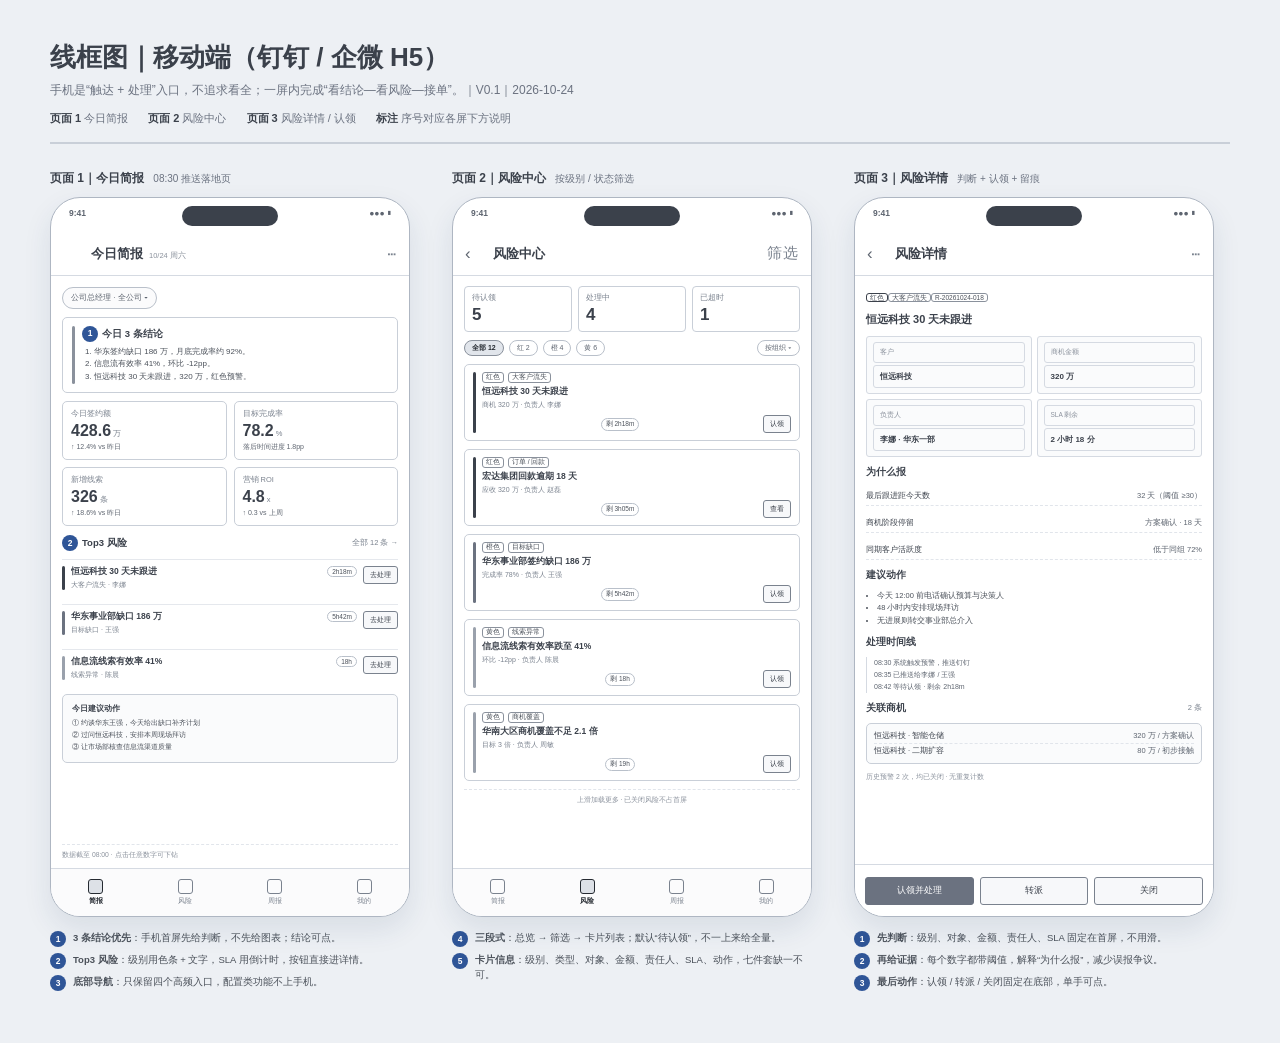
<file: 产品原型_V0.1/设计稿/线框图_移动端.html>
<!DOCTYPE html>
<html lang="zh-CN">
<head>
<meta charset="UTF-8">
<title>线框图｜移动端</title>
<style>
  :root{
    --ink:#3B414B; --mid:#6B7280; --line:#AEB6C2; --soft:#E5E8ED;
    --fill:#F4F5F7; --paper:#FFFFFF; --bg:#EDF0F4; --anno:#2F5597;
  }
  *{box-sizing:border-box;margin:0;padding:0;}
  body{background:var(--bg);font-family:"Microsoft YaHei","PingFang SC",sans-serif;color:var(--ink);}
  .page{width:1280px;margin:0 auto;padding:40px 50px 46px;}
  .doc-head{border-bottom:2px solid #C9CFD8;padding-bottom:16px;margin-bottom:26px;}
  .doc-head h1{font-size:26px;}
  .doc-head p{font-size:12px;color:var(--mid);margin-top:7px;}
  .legend{display:flex;gap:20px;font-size:11px;color:var(--mid);margin-top:12px;}
  .legend b{color:var(--ink);}
  .row{display:flex;gap:42px;align-items:flex-start;}
  .col{width:360px;flex:none;}
  .phone{
    width:360px;height:720px;background:#fff;border:1px solid #AEB6C2;border-radius:30px;
    box-shadow:0 12px 28px rgba(31,56,100,.10);position:relative;overflow:hidden;
  }
  .notch{position:absolute;left:50%;top:8px;transform:translateX(-50%);width:96px;height:20px;background:#3B414B;border-radius:12px;z-index:4;}
  .status{height:34px;padding:10px 18px 0;display:flex;justify-content:space-between;font-size:8.5px;color:#5E6570;font-weight:700;}
  .ph-head{height:44px;display:flex;align-items:center;padding:0 12px;border-bottom:1px solid #D5DAE2;}
  .ph-head .back{width:28px;font-size:17px;color:#5E6570;}
  .ph-head .title{font-size:13px;font-weight:700;}
  .ph-head .sub{font-size:7.5px;color:#8A919C;font-weight:400;margin-left:6px;}
  .ph-head .more{margin-left:auto;font-size:15px;color:#7A828E;letter-spacing:1px;}
  .ph-body{padding:10px 11px;height:594px;overflow:hidden;display:flex;flex-direction:column;gap:8px;}
  .tabbar{position:absolute;bottom:0;left:0;right:0;height:48px;border-top:1px solid #D5DAE2;background:#FBFBFC;display:flex;}
  .tab{flex:1;display:flex;flex-direction:column;align-items:center;justify-content:center;gap:2px;font-size:7px;color:#7A828E;}
  .tab .ic{width:15px;height:15px;border:1.4px solid #7A828E;border-radius:3px;}
  .tab.active{color:#252A31;font-weight:700;}
  .tab.active .ic{border-color:#252A31;background:#DDE1E7;}
  .pill{height:22px;border:1px solid #B9C0CA;border-radius:11px;padding:0 8px;font-size:8px;color:#5E6570;display:inline-flex;align-items:center;background:#FBFBFC;}
  .card{border:1px solid #C9CFD8;background:#fff;border-radius:5px;padding:8px 9px;}
  .label{font-size:7.5px;color:#7A828E;}
  .insight{display:flex;gap:7px;}
  .insight .mark{width:3px;align-self:stretch;background:#8A919C;border-radius:2px;}
  .insight h4{font-size:9.5px;margin-bottom:4px;}
  .insight ol{margin-left:12px;font-size:8px;line-height:1.6;color:#4B515A;}
  .kpi-grid{display:grid;grid-template-columns:1fr 1fr;gap:7px;}
  .kpi{padding:7px 8px;}
  .kpi .v{font-size:16px;font-weight:700;margin-top:3px;}
  .kpi .v span{font-size:7.5px;font-weight:400;color:#7A828E;margin-left:2px;}
  .kpi .d{font-size:7px;color:#5E6570;margin-top:2px;}
  .section-h{display:flex;align-items:center;margin-top:1px;}
  .section-h .t{font-size:9.5px;font-weight:700;}
  .section-h .link{margin-left:auto;font-size:7.5px;color:#7A828E;}
  .risk-item{border-top:1px solid #E5E8ED;padding:6px 0;display:flex;gap:6px;align-items:flex-start;}
  .risk-item:first-of-type{border-top:none;}
  .lv{width:3px;align-self:stretch;border-radius:2px;background:#6B7280;}
  .ri{flex:1;min-width:0;}
  .ri .t{font-size:8.5px;font-weight:700;white-space:nowrap;overflow:hidden;text-overflow:ellipsis;}
  .ri .m{font-size:7px;color:#7A828E;margin-top:2px;}
  .sla{font-size:6.5px;border:1px solid #B9C0CA;border-radius:7px;padding:1px 4px;color:#4B515A;white-space:nowrap;}
  .btn{border:1px solid #7A828E;background:#F7F8FA;border-radius:3px;font-size:7px;padding:3px 6px;color:#3B414B;white-space:nowrap;}
  .stat-row{display:grid;grid-template-columns:repeat(3,1fr);gap:6px;}
  .stat{border:1px solid #C9CFD8;border-radius:4px;padding:6px 7px;}
  .stat .n{font-size:17px;font-weight:700;margin-top:2px;}
  .chips{display:flex;gap:5px;}
  .chip{font-size:7px;border:1px solid #B9C0CA;border-radius:9px;padding:2px 7px;color:#5E6570;}
  .chip.on{background:#E1E5EB;border-color:#8A919C;color:#252A31;font-weight:700;}
  .risk-card{border:1px solid #C9CFD8;border-radius:5px;padding:7px 8px;display:flex;gap:6px;}
  .risk-card .body{flex:1;min-width:0;}
  .risk-card .top{display:flex;align-items:center;gap:4px;}
  .tag{font-size:6.5px;border:1px solid #8A919C;border-radius:3px;padding:0 3px;color:#4B515A;}
  .risk-card .ttl{font-size:8.5px;font-weight:700;margin-top:3px;}
  .risk-card .meta{font-size:7px;color:#7A828E;margin-top:2px;}
  .risk-card .foot{display:flex;align-items:center;margin-top:5px;gap:5px;}
  .risk-card .foot .sla{margin-left:auto;}
  .detail-title{font-size:11px;font-weight:700;line-height:1.45;}
  .kv{display:grid;grid-template-columns:1fr 1fr;gap:5px;}
  .kv div{border:1px solid #D5DAE2;background:#FAFBFC;padding:5px 6px;border-radius:3px;}
  .kv .k{font-size:6.5px;color:#8A919C;}
  .kv .v{font-size:8px;font-weight:700;margin-top:2px;}
  .evi{display:flex;justify-content:space-between;font-size:7.5px;padding:4px 0;border-bottom:1px dashed #E1E5EB;}
  .evi span:last-child{color:#5E6570;}
  .list{font-size:7.5px;line-height:1.65;padding-left:11px;color:#4B515A;}
  .tl{font-size:7px;color:#5E6570;line-height:1.7;border-left:1.5px solid #D5DAE2;padding-left:7px;}
  .detail-actions{position:absolute;bottom:0;left:0;right:0;height:52px;border-top:1px solid #D5DAE2;background:#fff;display:flex;align-items:center;gap:6px;padding:0 10px;}
  .detail-actions .btn{flex:1;text-align:center;padding:7px 0;font-size:8.5px;}
  .detail-actions .primary{background:#6B7280;color:#fff;border-color:#6B7280;}
  .notes{margin-top:14px;}
  .note{display:flex;gap:7px;font-size:9.5px;line-height:1.55;color:#4B515A;margin-bottom:6px;}
  .num{display:inline-flex;width:16px;height:16px;border-radius:50%;background:var(--anno);color:#fff;font-size:8.5px;align-items:center;justify-content:center;font-weight:700;flex:none;font-family:Arial,sans-serif;line-height:1;vertical-align:middle;}
  .phone-label{font-size:12px;font-weight:700;margin-bottom:10px;}
  .phone-label span{font-weight:400;color:var(--mid);font-size:10px;margin-left:6px;}
  .focus{position:absolute;border:1.5px dashed var(--anno);border-radius:4px;pointer-events:none;}
  .focus .num{position:absolute;left:-9px;top:-9px;}
</style>
</head>
<body>
<div class="page">
  <div class="doc-head">
    <h1>线框图｜移动端（钉钉 / 企微 H5）</h1>
    <p>手机是“触达 + 处理”入口，不追求看全；一屏内完成“看结论—看风险—接单”。｜V0.1｜2026-10-24</p>
    <div class="legend"><span><b>页面 1</b> 今日简报</span><span><b>页面 2</b> 风险中心</span><span><b>页面 3</b> 风险详情 / 认领</span><span><b>标注</b> 序号对应各屏下方说明</span></div>
  </div>

  <div class="row">
    <!-- PHONE 1 -->
    <div class="col">
      <div class="phone-label">页面 1｜今日简报 <span>08:30 推送落地页</span></div>
      <div class="phone">
        <div class="notch"></div>
        <div class="status"><span>9:41</span><span>●●● ▮</span></div>
        <div class="ph-head"><div class="back"></div><div class="title">今日简报<span class="sub">10/24 周六</span></div><div class="more">⋯</div></div>
        <div class="ph-body">
          <div><span class="pill">公司总经理 · 全公司 ▾</span></div>
          <div class="card insight">
            <div class="mark"></div>
            <div style="flex:1;">
              <h4><span class="num" style="margin-right:4px;">1</span>今日 3 条结论</h4>
              <ol>
                <li>华东签约缺口 186 万，月底完成率约 92%。</li>
                <li>信息流有效率 41%，环比 -12pp。</li>
                <li>恒远科技 30 天未跟进，320 万，红色预警。</li>
              </ol>
            </div>
          </div>
          <div class="kpi-grid">
            <div class="card kpi"><div class="label">今日签约额</div><div class="v">428.6<span>万</span></div><div class="d">↑ 12.4%  vs 昨日</div></div>
            <div class="card kpi"><div class="label">目标完成率</div><div class="v">78.2<span>%</span></div><div class="d">落后时间进度 1.8pp</div></div>
            <div class="card kpi"><div class="label">新增线索</div><div class="v">326<span>条</span></div><div class="d">↑ 18.6%  vs 昨日</div></div>
            <div class="card kpi"><div class="label">营销 ROI</div><div class="v">4.8<span>x</span></div><div class="d">↑ 0.3  vs 上周</div></div>
          </div>
          <div class="section-h"><span class="t"><span class="num" style="margin-right:4px;">2</span>Top3 风险</span><span class="link">全部 12 条 →</span></div>
          <div class="risk-item"><div class="lv" style="background:#3B414B;"></div><div class="ri"><div class="t">恒远科技 30 天未跟进</div><div class="m">大客户流失 · 李娜</div></div><span class="sla">2h18m</span><button class="btn">去处理</button></div>
          <div class="risk-item"><div class="lv" style="background:#6B7280;"></div><div class="ri"><div class="t">华东事业部缺口 186 万</div><div class="m">目标缺口 · 王强</div></div><span class="sla">5h42m</span><button class="btn">去处理</button></div>
          <div class="risk-item"><div class="lv" style="background:#9AA1AC;"></div><div class="ri"><div class="t">信息流线索有效率 41%</div><div class="m">线索异常 · 陈晨</div></div><span class="sla">18h</span><button class="btn">去处理</button></div>
          <div class="card" style="background:#FAFBFC;">
            <div style="font-size:8px;font-weight:700;margin-bottom:3px;">今日建议动作</div>
            <div style="font-size:7.2px;line-height:1.7;color:#4B515A;">① 约谈华东王强，今天给出缺口补齐计划<br>② 过问恒远科技，安排本周现场拜访<br>③ 让市场部核查信息流渠道质量</div>
          </div>
          <div style="font-size:6.8px;color:#8A919C;border-top:1px dashed #E1E5EB;padding-top:5px;margin-top:auto;">数据截至 08:00 · 点击任意数字可下钻</div>
        </div>
        <div class="tabbar"><div class="tab active"><div class="ic"></div>简报</div><div class="tab"><div class="ic"></div>风险</div><div class="tab"><div class="ic"></div>周报</div><div class="tab"><div class="ic"></div>我的</div></div>
      </div>
      <div class="notes">
        <div class="note"><span class="num">1</span><div><b>3 条结论优先</b>：手机首屏先给判断，不先给图表；结论可点。</div></div>
        <div class="note"><span class="num">2</span><div><b>Top3 风险</b>：级别用色条 + 文字，SLA 用倒计时，按钮直接进详情。</div></div>
        <div class="note"><span class="num">3</span><div><b>底部导航</b>：只保留四个高频入口，配置类功能不上手机。</div></div>
      </div>
    </div>

    <!-- PHONE 2 -->
    <div class="col">
      <div class="phone-label">页面 2｜风险中心 <span>按级别 / 状态筛选</span></div>
      <div class="phone">
        <div class="notch"></div>
        <div class="status"><span>9:41</span><span>●●● ▮</span></div>
        <div class="ph-head"><div class="back">‹</div><div class="title">风险中心</div><div class="more">筛选</div></div>
        <div class="ph-body">
          <div class="stat-row">
            <div class="stat"><div class="label">待认领</div><div class="n">5</div></div>
            <div class="stat"><div class="label">处理中</div><div class="n">4</div></div>
            <div class="stat"><div class="label">已超时</div><div class="n">1</div></div>
          </div>
          <div class="chips"><span class="chip on">全部 12</span><span class="chip">红 2</span><span class="chip">橙 4</span><span class="chip">黄 6</span><span class="chip" style="margin-left:auto;">按组织 ▾</span></div>
          <div class="risk-card"><div class="lv" style="background:#3B414B;"></div><div class="body"><div class="top"><span class="tag">红色</span><span class="tag">大客户流失</span></div><div class="ttl">恒远科技 30 天未跟进</div><div class="meta">商机 320 万 · 负责人 李娜</div><div class="foot"><span class="sla">剩 2h18m</span><button class="btn" style="margin-left:auto;">认领</button></div></div></div>
          <div class="risk-card"><div class="lv" style="background:#3B414B;"></div><div class="body"><div class="top"><span class="tag">红色</span><span class="tag">订单 / 回款</span></div><div class="ttl">宏达集团回款逾期 18 天</div><div class="meta">应收 320 万 · 负责人 赵磊</div><div class="foot"><span class="sla">剩 3h05m</span><button class="btn" style="margin-left:auto;">查看</button></div></div></div>
          <div class="risk-card"><div class="lv" style="background:#6B7280;"></div><div class="body"><div class="top"><span class="tag">橙色</span><span class="tag">目标缺口</span></div><div class="ttl">华东事业部签约缺口 186 万</div><div class="meta">完成率 78% · 负责人 王强</div><div class="foot"><span class="sla">剩 5h42m</span><button class="btn" style="margin-left:auto;">认领</button></div></div></div>
          <div class="risk-card"><div class="lv" style="background:#9AA1AC;"></div><div class="body"><div class="top"><span class="tag">黄色</span><span class="tag">线索异常</span></div><div class="ttl">信息流线索有效率跌至 41%</div><div class="meta">环比 -12pp · 负责人 陈晨</div><div class="foot"><span class="sla">剩 18h</span><button class="btn" style="margin-left:auto;">认领</button></div></div></div>
          <div class="risk-card"><div class="lv" style="background:#9AA1AC;"></div><div class="body"><div class="top"><span class="tag">黄色</span><span class="tag">商机覆盖</span></div><div class="ttl">华南大区商机覆盖不足 2.1 倍</div><div class="meta">目标 3 倍 · 负责人 周敏</div><div class="foot"><span class="sla">剩 19h</span><button class="btn" style="margin-left:auto;">认领</button></div></div></div>
          <div style="text-align:center;font-size:7px;color:#8A919C;border-top:1px dashed #E1E5EB;padding-top:5px;">上滑加载更多 · 已关闭风险不占首屏</div>
        </div>
        <div class="tabbar"><div class="tab"><div class="ic"></div>简报</div><div class="tab active"><div class="ic"></div>风险</div><div class="tab"><div class="ic"></div>周报</div><div class="tab"><div class="ic"></div>我的</div></div>
      </div>
      <div class="notes">
        <div class="note"><span class="num">4</span><div><b>三段式</b>：总览 → 筛选 → 卡片列表；默认“待认领”，不一上来给全量。</div></div>
        <div class="note"><span class="num">5</span><div><b>卡片信息</b>：级别、类型、对象、金额、责任人、SLA、动作，七件套缺一不可。</div></div>
      </div>
    </div>

    <!-- PHONE 3 -->
    <div class="col">
      <div class="phone-label">页面 3｜风险详情 <span>判断 + 认领 + 留痕</span></div>
      <div class="phone">
        <div class="notch"></div>
        <div class="status"><span>9:41</span><span>●●● ▮</span></div>
        <div class="ph-head"><div class="back">‹</div><div class="title">风险详情</div><div class="more">⋯</div></div>
        <div class="ph-body" style="height:668px;padding-bottom:60px;">
          <div><span class="tag" style="border-color:#3B414B;">红色</span><span class="tag">大客户流失</span><span class="tag">R-20261024-018</span></div>
          <div class="detail-title">恒远科技 30 天未跟进</div>
          <div class="kv">
            <div><div class="k">客户</div><div class="v">恒远科技</div></div>
            <div><div class="k">商机金额</div><div class="v">320 万</div></div>
            <div><div class="k">负责人</div><div class="v">李娜 · 华东一部</div></div>
            <div><div class="k">SLA 剩余</div><div class="v">2 小时 18 分</div></div>
          </div>
          <div class="section-h"><span class="t">为什么报</span></div>
          <div class="evi"><span>最后跟进距今天数</span><span>32 天（阈值 ≥30）</span></div>
          <div class="evi"><span>商机阶段停留</span><span>方案确认 · 18 天</span></div>
          <div class="evi"><span>同期客户活跃度</span><span>低于同组 72%</span></div>
          <div class="section-h"><span class="t">建议动作</span></div>
          <ul class="list"><li>今天 12:00 前电话确认预算与决策人</li><li>48 小时内安排现场拜访</li><li>无进展则转交事业部总介入</li></ul>
          <div class="section-h"><span class="t">处理时间线</span></div>
          <div class="tl">08:30 系统触发预警，推送钉钉<br>08:35 已推送给李娜 / 王强<br>08:42 等待认领 · 剩余 2h18m</div>
          <div class="section-h"><span class="t">关联商机</span><span class="link">2 条</span></div>
          <div class="card" style="padding:5px 7px;background:#FAFBFC;">
            <div class="evi" style="padding:2px 0;border-bottom:none;"><span>恒远科技 · 智能仓储</span><span>320 万 / 方案确认</span></div>
            <div class="evi" style="padding:2px 0;border-bottom:none;border-top:1px dashed #E1E5EB;"><span>恒远科技 · 二期扩容</span><span>80 万 / 初步接触</span></div>
          </div>
          <div style="font-size:6.8px;color:#8A919C;">历史预警 2 次，均已关闭 · 无重复计数</div>
        </div>
        <div class="detail-actions"><button class="btn primary">认领并处理</button><button class="btn">转派</button><button class="btn">关闭</button></div>
      </div>
      <div class="notes">
        <div class="note"><span class="num">1</span><div><b>先判断</b>：级别、对象、金额、责任人、SLA 固定在首屏，不用滑。</div></div>
        <div class="note"><span class="num">2</span><div><b>再给证据</b>：每个数字都带阈值，解释“为什么报”，减少误报争议。</div></div>
        <div class="note"><span class="num">3</span><div><b>最后动作</b>：认领 / 转派 / 关闭固定在底部，单手可点。</div></div>
      </div>
    </div>
  </div>
</div>
</body>
</html>
</file>
<file: 产品原型_V0.1/assets/style.css>
/* =========================================================
   经营简报 · 原型样式
   设计原则：深色导航 + 浅色工作区；风险色仅用于风险；
   图表单轴、细线、直接标注；所有数字使用等宽数字。
   ========================================================= */

:root {
  --navy: #15243D;
  --navy-2: #1D3252;
  --navy-3: #274268;
  --ink: #1B2738;
  --ink-2: #495568;
  --muted: #7B8698;
  --muted-2: #97A1B1;
  --line: #E5E9F0;
  --line-2: #D5DBE5;
  --bg: #F3F5F9;
  --card: #FFFFFF;
  --blue: #2F5597;
  --blue-2: #3C67AE;
  --blue-soft: #EDF2FB;
  --gold: #BF9000;
  --gold-soft: #FBF4E1;
  --red: #C0392B;
  --red-soft: #FBEDEA;
  --orange: #BD6410;
  --orange-soft: #FCF0E3;
  --yellow: #92700F;
  --yellow-soft: #FAF5E2;
  --green: #2E7D5B;
  --green-soft: #EAF5EF;
  --shadow: 0 1px 2px rgba(21, 36, 61, .04), 0 10px 30px rgba(21, 36, 61, .05);
  --shadow-lg: 0 24px 60px rgba(9, 20, 38, .22);
  --r: 14px;
  --sidebar-w: 236px;
  --topbar-h: 64px;
  --font: "Microsoft YaHei", "PingFang SC", "Hiragino Sans GB", "Noto Sans SC", sans-serif;
}

* { box-sizing: border-box; margin: 0; padding: 0; }

html { -webkit-text-size-adjust: 100%; }

body {
  font-family: var(--font);
  font-size: 13px;
  color: var(--ink);
  background: var(--bg);
  -webkit-font-smoothing: antialiased;
  min-height: 100vh;
}

button, input, select, textarea { font-family: inherit; }
button { cursor: pointer; color: inherit; }
a { color: var(--blue); text-decoration: none; }
svg { display: block; }
.ic { width: 18px; height: 18px; fill: none; stroke: currentColor; stroke-width: 1.7; stroke-linecap: round; stroke-linejoin: round; }
.sprite { position: absolute; width: 0; height: 0; overflow: hidden; }
::selection { background: #C9D8F2; }

/* 滚动条 */
::-webkit-scrollbar { width: 8px; height: 8px; }
::-webkit-scrollbar-thumb { background: #C9D0DB; border-radius: 8px; border: 2px solid transparent; background-clip: content-box; }
::-webkit-scrollbar-thumb:hover { background: #AEB8C7; background-clip: content-box; }
::-webkit-scrollbar-track { background: transparent; }

:focus-visible { outline: 2px solid #6C8FD1; outline-offset: 2px; }

/* ============================= 布局 ============================= */
.app { min-height: 100vh; }

.sidebar {
  position: fixed; inset: 0 auto 0 0; width: var(--sidebar-w);
  background: radial-gradient(120% 80% at 0% 0%, #1E3454 0%, var(--navy) 55%, #111D31 100%);
  color: #fff; display: flex; flex-direction: column; padding: 0 14px 16px; z-index: 30;
}
.brand { display: flex; align-items: center; gap: 11px; padding: 20px 8px 22px; }
.brand-mark {
  width: 38px; height: 38px; border-radius: 11px; flex: none;
  background: linear-gradient(145deg, #2F5597, #1C3A68);
  border: 1px solid rgba(255, 255, 255, .14);
  display: flex; align-items: center; justify-content: center;
  box-shadow: 0 6px 16px rgba(0, 0, 0, .22);
}
.brand-mark svg { width: 26px; height: 26px; fill: none; stroke: #E9C46A; stroke-width: 1.8; stroke-linecap: round; }
.brand-text strong { display: block; font-size: 16px; letter-spacing: 2px; font-weight: 700; }
.brand-text span { display: block; font-size: 9.5px; color: #93A3BC; margin-top: 3px; letter-spacing: .6px; }

.nav-label { font-size: 10px; color: #6F819D; letter-spacing: 2px; padding: 0 12px 8px; }
.nav { display: flex; flex-direction: column; gap: 3px; }
.nav-item {
  position: relative; display: flex; align-items: center; gap: 11px; width: 100%;
  height: 42px; padding: 0 12px; border: 1px solid transparent; border-radius: 10px;
  background: transparent; color: #AEBACD; font-size: 13px; text-align: left;
  transition: background .18s, color .18s;
}
.nav-item .ic { width: 18px; height: 18px; opacity: .9; }
.nav-item:hover { background: rgba(255, 255, 255, .055); color: #fff; }
.nav-item.active {
  background: linear-gradient(90deg, rgba(76, 118, 183, .38), rgba(76, 118, 183, .16));
  border-color: rgba(140, 175, 226, .22); color: #fff; font-weight: 600;
}
.nav-item.active::before {
  content: ""; position: absolute; left: -14px; top: 10px; bottom: 10px; width: 3px;
  border-radius: 0 3px 3px 0; background: #E0B44C;
}
.nav-badge {
  margin-left: auto; min-width: 22px; height: 19px; padding: 0 6px; border-radius: 10px;
  background: rgba(192, 57, 43, .88); color: #fff; font-size: 10px; font-style: normal;
  display: inline-flex; align-items: center; justify-content: center; font-weight: 700;
}
.side-spacer { flex: 1; min-height: 18px; }

.batch-card {
  margin: 0 2px 10px; padding: 12px; border-radius: 11px;
  background: rgba(255, 255, 255, .045); border: 1px solid rgba(255, 255, 255, .07);
}
.batch-top { display: flex; align-items: center; gap: 7px; font-size: 11.5px; color: #CFDAE9; }
.live { width: 7px; height: 7px; border-radius: 50%; background: #45B07C; box-shadow: 0 0 0 3px rgba(69, 176, 124, .16); flex: none; }
.batch-time { font-size: 10px; color: #7E90AA; margin: 5px 0 9px 14px; letter-spacing: .4px; }
.batch-bars { display: flex; gap: 3px; height: 16px; align-items: flex-end; margin-bottom: 9px; }
.batch-bars i { flex: 1; background: linear-gradient(180deg, #4F7CBD, #2C4A79); border-radius: 2px; height: 40%; }
.batch-bars i:nth-child(2) { height: 62%; }
.batch-bars i:nth-child(3) { height: 52%; }
.batch-bars i:nth-child(4) { height: 88%; }
.batch-bars i:nth-child(5) { height: 72%; }
.batch-bars i:nth-child(6) { height: 100%; background: linear-gradient(180deg, #D8B45B, #A87E1A); }
.batch-link {
  display: flex; align-items: center; gap: 4px; background: none; border: 0;
  color: #9DB1CC; font-size: 10px; padding: 0;
}
.batch-link:hover { color: #fff; }
.batch-link .ic { width: 12px; height: 12px; }

.tour-btn {
  display: flex; align-items: center; gap: 10px; margin: 0 2px 12px; padding: 10px 11px;
  border-radius: 10px; border: 1px solid rgba(224, 180, 76, .26);
  background: rgba(224, 180, 76, .07); color: #E9D8AE; text-align: left;
  transition: background .18s;
}
.tour-btn:hover { background: rgba(224, 180, 76, .13); }
.tour-ico { width: 28px; height: 28px; border-radius: 8px; background: rgba(224, 180, 76, .14); display: flex; align-items: center; justify-content: center; color: #E0B44C; flex: none; }
.tour-ico .ic { width: 15px; height: 15px; }
.tour-btn b { display: block; font-size: 11.5px; color: #F0E3C4; font-weight: 600; }
.tour-btn small { display: block; font-size: 9.5px; color: #9D9276; margin-top: 2px; }
.version { font-size: 9px; color: #5D708C; text-align: center; letter-spacing: .6px; }

.main { margin-left: var(--sidebar-w); min-height: 100vh; display: flex; flex-direction: column; }

.topbar {
  position: sticky; top: 0; z-index: 25; height: var(--topbar-h); flex: none;
  display: flex; align-items: center; justify-content: space-between; gap: 16px;
  padding: 0 26px; background: rgba(255, 255, 255, .92);
  border-bottom: 1px solid var(--line); backdrop-filter: blur(12px);
}
.crumb { display: flex; align-items: center; gap: 8px; font-size: 12px; color: var(--muted); white-space: nowrap; }
.crumb i { font-style: normal; color: #C3CAD6; }
.crumb b { color: var(--ink); font-weight: 600; }
.top-right { display: flex; align-items: center; gap: 6px; }

.data-pill {
  display: inline-flex; align-items: center; gap: 7px; height: 28px; padding: 0 10px;
  border: 1px solid #DFE9E3; background: #F5FAF7; border-radius: 8px;
  font-size: 10.5px; color: #3E6E57; white-space: nowrap; margin-right: 6px;
}
.data-pill .live { width: 6px; height: 6px; }

.icon-btn {
  position: relative; width: 36px; height: 36px; border-radius: 9px; border: 1px solid transparent;
  background: transparent; color: #5B6678; display: inline-flex; align-items: center;
  justify-content: center; transition: background .16s, color .16s, border-color .16s;
}
.icon-btn:hover { background: #F2F4F8; color: var(--ink); border-color: var(--line); }
.icon-btn .dot { position: absolute; top: 8px; right: 8px; width: 6px; height: 6px; background: var(--red); border-radius: 50%; border: 1.5px solid #fff; }

.role-wrap { position: relative; margin-left: 4px; }
.role-btn {
  display: flex; align-items: center; gap: 9px; height: 44px; padding: 4px 8px 4px 5px;
  border: 1px solid transparent; border-radius: 11px; background: transparent; text-align: left;
  transition: background .16s, border-color .16s;
}
.role-btn:hover, .role-btn[aria-expanded="true"] { background: #F5F7FA; border-color: var(--line); }
.role-avatar {
  width: 34px; height: 34px; border-radius: 50%; background: linear-gradient(145deg, #2F5597, #1B3A69);
  color: #fff; display: inline-flex; align-items: center; justify-content: center;
  font-size: 13px; font-weight: 600; flex: none;
  box-shadow: 0 3px 8px rgba(31, 56, 100, .22);
}
.role-meta b { display: block; font-size: 12px; font-weight: 600; line-height: 1.3; }
.role-meta small { display: block; font-size: 9.5px; color: var(--muted); margin-top: 2px; }
.role-btn .chev { width: 14px; height: 14px; color: #8A94A5; margin-left: 2px; }

.role-menu {
  position: absolute; right: 0; top: 52px; width: 306px; padding: 8px;
  background: #fff; border: 1px solid var(--line); border-radius: 14px;
  box-shadow: 0 18px 50px rgba(21, 36, 61, .16); display: none; z-index: 45;
}
.role-menu.open { display: block; animation: pop .16s ease; }
.role-menu-head { padding: 7px 9px 9px; font-size: 11px; color: var(--muted); display: flex; justify-content: space-between; align-items: baseline; }
.role-menu-head span { font-size: 9px; color: var(--muted-2); }
.role-option {
  display: flex; align-items: center; gap: 10px; width: 100%; padding: 8px 9px;
  background: none; border: 0; border-radius: 9px; text-align: left;
}
.role-option:hover { background: #F4F7FB; }
.role-option.active { background: var(--blue-soft); }
.ro-avatar { width: 32px; height: 32px; border-radius: 50%; background: #E9EEF6; color: #2B4468; display: flex; align-items: center; justify-content: center; font-size: 12px; font-weight: 600; flex: none; }
.role-option b { display: block; font-size: 12px; }
.role-option small { display: block; font-size: 9.5px; color: var(--muted); margin-top: 2px; }
.ro-check { margin-left: auto; color: var(--blue); opacity: 0; }
.role-option.active .ro-check { opacity: 1; }
.ro-check .ic { width: 15px; height: 15px; }

/* 消息弹层 */
.pop-wrap { position: relative; }
.notify-pop {
  position: absolute; right: -44px; top: 46px; width: 330px; padding: 8px;
  background: #fff; border: 1px solid var(--line); border-radius: 13px;
  box-shadow: 0 18px 50px rgba(21, 36, 61, .16); display: none; z-index: 45;
}
.notify-pop.open { display: block; animation: pop .16s ease; }
.pop-head { display: flex; justify-content: space-between; align-items: baseline; padding: 7px 9px 8px; font-size: 12px; }
.pop-head span { font-size: 9.5px; color: var(--muted); }
.notify-item { display: flex; gap: 10px; width: 100%; padding: 9px; border: 0; background: none; border-radius: 9px; text-align: left; }
.notify-item:hover { background: #F5F7FA; }
.notify-item b { display: block; font-size: 11.5px; font-weight: 600; }
.notify-item small { display: block; font-size: 9.5px; color: var(--muted); margin-top: 3px; }
.ni-ico { width: 30px; height: 30px; border-radius: 8px; display: flex; align-items: center; justify-content: center; flex: none; }
.ni-ico .ic { width: 15px; height: 15px; }
.ni-ico.red { background: var(--red-soft); color: var(--red); }
.ni-ico.blue { background: var(--blue-soft); color: var(--blue); }
.ni-ico.green { background: var(--green-soft); color: var(--green); }

/* ============================= 通用 ============================= */
.content { flex: 1; padding: 24px 28px 56px; max-width: 1520px; width: 100%; margin: 0 auto; outline: none; }
.page { animation: fadeUp .32s ease both; }

.page-head { display: flex; align-items: flex-end; justify-content: space-between; gap: 18px; margin-bottom: 18px; }
.page-head h1 { font-size: 24px; line-height: 1.25; letter-spacing: .2px; font-weight: 700; }
.page-head .sub { font-size: 12px; color: var(--muted); margin-top: 6px; line-height: 1.6; }
.head-actions { display: flex; align-items: center; gap: 8px; flex: none; }

.btn {
  display: inline-flex; align-items: center; justify-content: center; gap: 6px;
  height: 36px; padding: 0 14px; border: 1px solid var(--line-2); border-radius: 9px;
  background: #fff; color: var(--ink); font-size: 12.5px; font-weight: 500;
  transition: border-color .16s, color .16s, background .16s, box-shadow .16s;
  white-space: nowrap;
}
.btn .ic { width: 15px; height: 15px; }
.btn:hover { border-color: #AFC1DE; color: var(--blue); background: #FBFCFF; }
.btn.primary { background: var(--blue); border-color: var(--blue); color: #fff; box-shadow: 0 4px 12px rgba(47, 85, 151, .18); }
.btn.primary:hover { background: #274A85; border-color: #274A85; color: #fff; }
.btn.dark { background: var(--navy); border-color: var(--navy); color: #fff; }
.btn.dark:hover { background: #0F1C31; color: #fff; }
.btn.ghost { background: transparent; border-color: transparent; color: var(--ink-2); }
.btn.ghost:hover { background: #EFF2F7; color: var(--ink); }
.btn.sm { height: 30px; padding: 0 10px; font-size: 11.5px; border-radius: 7px; }
.btn.ghost-light { background: transparent; border-color: rgba(255, 255, 255, .3); color: #fff; }
.btn.ghost-light:hover { background: rgba(255, 255, 255, .1); border-color: rgba(255, 255, 255, .55); color: #fff; }
.btn[disabled] { opacity: .5; cursor: not-allowed; }
.link { background: none; border: 0; color: var(--blue); font-size: 11.5px; display: inline-flex; align-items: center; gap: 3px; padding: 0; }
.link:hover { text-decoration: underline; }
.link .ic { width: 13px; height: 13px; }

.card { background: var(--card); border: 1px solid var(--line); border-radius: var(--r); box-shadow: var(--shadow); }
.card-h { display: flex; align-items: flex-start; justify-content: space-between; gap: 12px; padding: 16px 18px 0; }
.card-h .t { font-size: 14.5px; font-weight: 700; letter-spacing: .1px; }
.card-h .s { font-size: 10.5px; color: var(--muted); margin-top: 3px; font-weight: 400; }
.card-b { padding: 14px 18px 18px; }

.tag {
  display: inline-flex; align-items: center; height: 21px; padding: 0 7px; border-radius: 5px;
  font-size: 10px; font-weight: 600; white-space: nowrap; letter-spacing: .2px;
}
.tag.red { background: var(--red-soft); color: var(--red); }
.tag.orange { background: var(--orange-soft); color: var(--orange); }
.tag.yellow { background: var(--yellow-soft); color: var(--yellow); }
.tag.blue { background: var(--blue-soft); color: var(--blue); }
.tag.green { background: var(--green-soft); color: var(--green); }
.tag.gray { background: #F0F2F6; color: #5A6576; }
.tag.outline { background: #fff; border: 1px solid var(--line-2); color: var(--ink-2); }

.lvl { display: inline-flex; align-items: center; gap: 5px; font-size: 11px; white-space: nowrap; }
.lvl i { width: 7px; height: 7px; border-radius: 50%; flex: none; }
.lvl.red { color: var(--red); }
.lvl.red i { background: var(--red); }
.lvl.orange { color: var(--orange); }
.lvl.orange i { background: var(--orange); }
.lvl.yellow { color: var(--yellow); }
.lvl.yellow i { background: var(--yellow); }

.status { display: inline-flex; align-items: center; height: 21px; padding: 0 7px; border-radius: 5px; font-size: 10px; font-weight: 600; white-space: nowrap; }
.status.wait { background: #FCF3E6; color: #9A6115; }
.status.doing { background: var(--blue-soft); color: var(--blue); }
.status.late { background: var(--red-soft); color: var(--red); }
.status.done { background: #F0F2F5; color: #667085; }

.eyebrow { font-size: 10px; letter-spacing: 2px; text-transform: uppercase; color: var(--muted); font-weight: 600; }
.muted { color: var(--muted); }
.num { font-variant-numeric: tabular-nums; font-feature-settings: "tnum"; }

/* ============================= 今日简报 ============================= */
.conclusions { display: grid; grid-template-columns: repeat(3, minmax(0, 1fr)); gap: 12px; margin-bottom: 14px; }
.conclusion {
  position: relative; display: flex; gap: 10px; padding: 13px 14px 13px 15px;
  background: #fff; border: 1px solid var(--line); border-left: 3px solid var(--blue);
  border-radius: 11px; box-shadow: 0 1px 2px rgba(21, 36, 61, .03);
  text-align: left; transition: transform .18s, box-shadow .18s, border-color .18s;
}
.conclusion:hover { transform: translateY(-2px); box-shadow: 0 10px 24px rgba(21, 36, 61, .08); }
.conclusion.red { border-left-color: var(--red); }
.conclusion.orange { border-left-color: var(--orange); }
.conclusion.yellow { border-left-color: var(--yellow); }
.conclusion.green { border-left-color: var(--green); }
.c-num {
  width: 20px; height: 20px; border-radius: 50%; background: #EEF2F9; color: #3D5C88;
  font-size: 10px; font-weight: 700; display: inline-flex; align-items: center; justify-content: center;
  flex: none; margin-top: 1px; font-variant-numeric: tabular-nums;
}
.c-body { min-width: 0; }
.c-top { display: flex; align-items: center; gap: 6px; }
.c-tag { font-size: 9.5px; font-weight: 700; color: var(--muted); letter-spacing: .4px; }
.conclusion p { font-size: 11.8px; line-height: 1.62; color: var(--ink-2); margin-top: 5px; }
.c-arrow { position: absolute; right: 12px; bottom: 11px; color: #BCC5D3; opacity: 0; transition: opacity .18s, transform .18s; }
.c-arrow .ic { width: 13px; height: 13px; }
.conclusion:hover .c-arrow { opacity: 1; transform: translateX(2px); }

.kpi-grid { display: grid; grid-template-columns: repeat(6, minmax(0, 1fr)); gap: 11px; margin-bottom: 14px; }
.kpi-card {
  position: relative; padding: 13px 14px 10px; background: #fff; border: 1px solid var(--line);
  border-radius: 12px; text-align: left; box-shadow: 0 1px 2px rgba(21, 36, 61, .03);
  transition: transform .18s, border-color .18s, box-shadow .18s; overflow: hidden;
}
.kpi-card:hover { transform: translateY(-2px); border-color: #BDCCE4; box-shadow: 0 10px 26px rgba(21, 36, 61, .09); }
.kpi-label { display: flex; align-items: center; gap: 4px; font-size: 10.5px; color: var(--muted); white-space: nowrap; }
.kpi-label .ic { width: 12px; height: 12px; color: #A7B1C0; }
.kpi-value { display: block; font-size: 25px; font-weight: 700; line-height: 1.15; margin-top: 7px; letter-spacing: -.3px; font-variant-numeric: tabular-nums; }
.kpi-value small { font-size: 11px; font-weight: 500; color: var(--muted); margin-left: 2px; letter-spacing: 0; }
.kpi-meta { display: flex; flex-direction: column; align-items: flex-start; gap: 1px; margin-top: 4px; }
.kpi-sub { max-width: 100%; }
.delta { display: inline-flex; align-items: center; gap: 2px; font-size: 10px; font-weight: 600; font-variant-numeric: tabular-nums; }
.delta em { font-style: normal; font-weight: 400; color: var(--muted-2); margin-right: 2px; }
.delta.good { color: var(--green); }
.delta.bad { color: var(--red); }
.delta.flat { color: var(--muted); }
.kpi-sub { font-size: 9.5px; color: var(--muted-2); white-space: nowrap; overflow: hidden; text-overflow: ellipsis; }
.kpi-spark { display: block; height: 28px; margin: 6px -3px -2px; }
.kpi-spark svg { width: 100%; height: 100%; overflow: visible; }

.brief-grid { display: grid; grid-template-columns: minmax(0, 1.58fr) minmax(310px, .92fr); gap: 14px; margin-bottom: 14px; }

.chart-legend { display: flex; align-items: center; gap: 14px; }
.lg-item { display: inline-flex; align-items: center; gap: 6px; font-size: 10px; color: var(--muted); white-space: nowrap; }
.lg-line { width: 14px; height: 2.5px; border-radius: 2px; background: var(--blue); }
.lg-line.dash { height: 0; border-top: 2px dashed var(--gold); background: none; }
.seg { display: inline-flex; padding: 3px; background: #EEF1F6; border-radius: 8px; gap: 2px; }
.seg button { height: 26px; padding: 0 10px; border: 0; border-radius: 6px; background: transparent; font-size: 10.5px; color: var(--muted); }
.seg button.on { background: #fff; color: var(--ink); font-weight: 600; box-shadow: 0 1px 3px rgba(21, 36, 61, .1); }
.seg .ic { width: 12px; height: 12px; display: inline-block; vertical-align: -2px; margin-right: 3px; }

.chart-box { position: relative; padding: 6px 12px 2px; }
.chart-box svg { width: 100%; display: block; overflow: visible; }
.chart-tip {
  position: absolute; z-index: 6; pointer-events: none; opacity: 0; transform: translate(-50%, -100%);
  background: rgba(21, 36, 61, .96); color: #fff; border-radius: 8px; padding: 7px 10px;
  font-size: 10.5px; line-height: 1.55; box-shadow: 0 8px 22px rgba(9, 20, 38, .28);
  white-space: nowrap; transition: opacity .12s;
}
.chart-tip.on { opacity: 1; }
.chart-tip b { font-size: 11px; }
.chart-tip .tt-row { display: flex; justify-content: space-between; gap: 16px; }
.chart-tip .tt-row i { font-style: normal; color: #AFC0D8; }
.chart-tip .tt-dot { display: inline-block; width: 6px; height: 6px; border-radius: 50%; margin-right: 5px; vertical-align: 1px; }
.chart-foot { display: flex; justify-content: space-between; gap: 10px; padding: 0 18px 14px; font-size: 10px; color: var(--muted-2); }
.chart-table-wrap { max-height: 252px; overflow: auto; margin: 4px 14px 10px; border: 1px solid var(--line); border-radius: 8px; }
.chart-table { width: 100%; border-collapse: collapse; font-size: 11px; }
.chart-table th { position: sticky; top: 0; background: #F8FAFC; color: var(--muted); font-weight: 600; text-align: right; padding: 7px 10px; border-bottom: 1px solid var(--line); }
.chart-table th:first-child, .chart-table td:first-child { text-align: left; }
.chart-table td { padding: 6px 10px; border-bottom: 1px solid #EFF2F6; text-align: right; font-variant-numeric: tabular-nums; }
.chart-table tr:last-child td { border-bottom: 0; }

.risk-mini { display: flex; flex-direction: column; }
.rm-item {
  display: flex; gap: 10px; padding: 12px 0; border-top: 1px solid #EEF1F5;
  text-align: left; background: none; border-left: 0; border-right: 0; border-bottom: 0; width: 100%;
}
.rm-item:first-child { border-top: 0; padding-top: 3px; }
.rm-item:hover .rm-title { color: var(--blue); }
.rm-bar { width: 3px; border-radius: 3px; flex: none; align-self: stretch; min-height: 42px; }
.rm-bar.red { background: var(--red); }
.rm-bar.orange { background: var(--orange); }
.rm-bar.yellow { background: #C9A227; }
.rm-main { flex: 1; min-width: 0; }
.rm-title { display: block; font-size: 12px; font-weight: 600; line-height: 1.4; transition: color .16s; }
.rm-meta { display: flex; align-items: center; gap: 6px; font-size: 9.5px; color: var(--muted); margin-top: 4px; flex-wrap: wrap; }
.rm-meta .dot-sep { width: 2px; height: 2px; border-radius: 50%; background: #B8C0CC; }
.rm-sla { display: inline-flex; align-items: center; gap: 3px; font-size: 9.5px; color: var(--muted); white-space: nowrap; margin-top: 2px; }
.rm-sla .ic { width: 11px; height: 11px; }
.rm-sla.urgent { color: var(--red); font-weight: 600; }
.rm-go { align-self: center; color: #B5BFCE; flex: none; }
.rm-go .ic { width: 15px; height: 15px; }
.risk-mini-foot { display: flex; justify-content: space-between; align-items: center; border-top: 1px solid var(--line); margin-top: 4px; padding-top: 11px; }
.risk-zero { padding: 26px 0; text-align: center; color: var(--muted); font-size: 11.5px; }

.data-table { width: 100%; border-collapse: collapse; }
.data-table th { padding: 8px 10px; font-size: 10px; color: var(--muted); font-weight: 600; text-align: left; background: #F8FAFC; border-top: 1px solid var(--line); border-bottom: 1px solid var(--line); white-space: nowrap; }
.data-table th.r, .data-table td.r { text-align: right; }
.data-table td { padding: 9px 10px; font-size: 11.5px; border-bottom: 1px solid #EFF2F6; vertical-align: middle; }
.data-table tr:last-child td { border-bottom: 0; }
.data-table tbody tr { cursor: pointer; transition: background .14s; }
.data-table tbody tr:hover { background: #FAFBFD; }
.data-table .name { font-weight: 600; }
.amount { display: inline-flex; flex-direction: column; align-items: flex-end; gap: 3px; }
.amount b { font-size: 11.5px; font-variant-numeric: tabular-nums; }
.mbar { width: 58px; height: 3px; background: #ECF0F6; border-radius: 2px; overflow: hidden; }
.mbar i { display: block; height: 100%; background: #8FA8CE; border-radius: 2px; }
.trend-up { color: var(--green); font-size: 10.5px; font-variant-numeric: tabular-nums; }
.trend-down { color: var(--red); font-size: 10.5px; font-variant-numeric: tabular-nums; }
.source-note { display: flex; align-items: center; gap: 6px; font-size: 10px; color: var(--muted-2); margin-top: 13px; padding-left: 2px; }
.source-note .ic { width: 12px; height: 12px; }

/* ============================= 风险中心 ============================= */
.stat-grid { display: grid; grid-template-columns: repeat(4, minmax(0, 1fr)); gap: 11px; margin-bottom: 13px; }
.stat-card {
  display: flex; align-items: flex-start; justify-content: space-between; gap: 8px;
  padding: 13px 15px; background: #fff; border: 1px solid var(--line); border-radius: 12px;
  text-align: left; box-shadow: 0 1px 2px rgba(21, 36, 61, .03); transition: border-color .16s, box-shadow .16s;
}
.stat-card:hover { border-color: #BDCCE4; box-shadow: 0 8px 22px rgba(21, 36, 61, .07); }
.stat-card.active { border-color: #8FA9CE; box-shadow: 0 0 0 3px rgba(47, 85, 151, .1); }
.stat-label { font-size: 10.5px; color: var(--muted); }
.stat-value { font-size: 26px; font-weight: 700; line-height: 1.15; margin-top: 5px; font-variant-numeric: tabular-nums; }
.stat-value small { font-size: 10px; font-weight: 500; color: var(--muted); margin-left: 3px; }
.stat-sub { font-size: 9.5px; color: var(--muted-2); margin-top: 4px; }
.stat-ico { width: 30px; height: 30px; border-radius: 8px; background: #F2F5FA; color: #6F809A; display: flex; align-items: center; justify-content: center; flex: none; }
.stat-ico .ic { width: 15px; height: 15px; }
.stat-card.late .stat-value { color: var(--red); }
.stat-card.late .stat-ico { background: var(--red-soft); color: var(--red); }

.filter-bar { display: flex; align-items: center; gap: 8px; flex-wrap: wrap; padding: 10px 12px; margin-bottom: 12px; }
.chips { display: inline-flex; align-items: center; gap: 4px; }
.chip {
  display: inline-flex; align-items: center; gap: 5px; height: 30px; padding: 0 10px;
  border: 1px solid transparent; border-radius: 7px; background: #F2F4F8; color: var(--ink-2);
  font-size: 11px; white-space: nowrap; transition: background .15s, color .15s;
}
.chip:hover { background: #E9EDF4; }
.chip.on { background: var(--navy); color: #fff; font-weight: 600; }
.chip .cnt { font-size: 9px; opacity: .72; font-variant-numeric: tabular-nums; }
.chip .cdot { width: 6px; height: 6px; border-radius: 50%; }
.chip .cdot.red { background: var(--red); }
.chip .cdot.orange { background: var(--orange); }
.chip .cdot.yellow { background: #C9A227; }
.chip.on .cdot { box-shadow: 0 0 0 1px rgba(255, 255, 255, .5); }

.select-wrap { position: relative; display: inline-flex; }
.select {
  appearance: none; height: 30px; padding: 0 26px 0 9px; border: 1px solid var(--line-2);
  border-radius: 7px; background: #fff; font-size: 10.8px; color: var(--ink-2); cursor: pointer;
}
.select:focus { border-color: #8FA9CE; outline: none; box-shadow: 0 0 0 3px rgba(47, 85, 151, .1); }
.select-wrap::after {
  content: ""; position: absolute; right: 9px; top: 11px; width: 6px; height: 6px;
  border-right: 1.5px solid #8792A4; border-bottom: 1.5px solid #8792A4;
  transform: rotate(45deg); pointer-events: none;
}
.search-box { position: relative; margin-left: auto; }
.search-box .ic { position: absolute; left: 9px; top: 8px; width: 13px; height: 13px; color: #98A2B3; }
.search-box input {
  height: 30px; width: 190px; padding: 0 10px 0 28px; border: 1px solid var(--line-2);
  border-radius: 7px; font-size: 10.8px; background: #fff;
}
.search-box input:focus { border-color: #8FA9CE; outline: none; box-shadow: 0 0 0 3px rgba(47, 85, 151, .1); }
.filter-reset { height: 30px; padding: 0 8px; border: 0; background: none; color: var(--muted); font-size: 10.5px; }
.filter-reset:hover { color: var(--blue); }

.table-card { overflow: hidden; }
.table-top { display: flex; align-items: center; justify-content: space-between; gap: 12px; padding: 13px 16px 11px; }
.table-top .t { font-size: 13px; font-weight: 700; }
.table-top .t span { font-size: 10px; color: var(--muted); font-weight: 400; margin-left: 6px; }
.table-scroll { overflow-x: auto; }
.risk-table { width: 100%; border-collapse: collapse; min-width: 940px; }
.risk-table th {
  padding: 8px 10px; background: #F8FAFC; border-top: 1px solid var(--line); border-bottom: 1px solid var(--line);
  font-size: 9.5px; color: var(--muted); font-weight: 600; text-align: left; white-space: nowrap;
}
.risk-table th.sortable { cursor: pointer; user-select: none; }
.risk-table th.sortable:hover { color: var(--ink); }
.risk-table th .sort { display: inline-block; margin-left: 2px; color: #B4BDCB; font-size: 8px; }
.risk-table th.on .sort { color: var(--blue); }
.risk-table td { padding: 10px; border-bottom: 1px solid #EEF1F5; font-size: 11px; vertical-align: middle; }
.risk-table tr:last-child td { border-bottom: 0; }
.risk-table tbody tr { cursor: pointer; transition: background .14s; }
.risk-table tbody tr:hover { background: #FAFBFD; }
.risk-table tr.closed td { color: #8B94A3; }
.risk-table tr.closed .risk-name { color: #6F7887; }
.risk-id { font-size: 9px; color: var(--muted); font-variant-numeric: tabular-nums; letter-spacing: .1px; white-space: nowrap; }
.risk-name { font-size: 11.5px; font-weight: 600; color: var(--ink); line-height: 1.4; }
.risk-obj { font-size: 9.5px; color: var(--muted); margin-top: 2px; }
.risk-amount { font-variant-numeric: tabular-nums; white-space: nowrap; }
.risk-owner { display: flex; align-items: center; gap: 5px; white-space: nowrap; }
.mini-avatar { width: 20px; height: 20px; border-radius: 50%; background: #EDF1F7; color: #4A5F7D; font-size: 8.5px; display: inline-flex; align-items: center; justify-content: center; font-weight: 600; flex: none; }
.sla-cell { white-space: nowrap; font-variant-numeric: tabular-nums; font-size: 10.5px; }
.sla-cell.urgent { color: var(--red); font-weight: 600; }
.sla-cell.overdue { color: var(--red); font-weight: 700; }
.row-actions { display: flex; gap: 4px; justify-content: flex-end; }
.mini-btn {
  height: 25px; padding: 0 8px; border: 1px solid var(--line-2); border-radius: 6px;
  background: #fff; font-size: 10px; color: var(--ink-2); white-space: nowrap; transition: all .14s;
}
.mini-btn:hover { border-color: #A9BEE0; color: var(--blue); }
.mini-btn.pri { background: #F0F4FB; border-color: #C6D5EA; color: var(--blue); font-weight: 600; }
.mini-btn.pri:hover { background: var(--blue); border-color: var(--blue); color: #fff; }

.empty { padding: 46px 20px; text-align: center; }
.empty .e-ico { width: 42px; height: 42px; margin: 0 auto 10px; border-radius: 50%; background: #F1F4F9; display: flex; align-items: center; justify-content: center; color: #9BA6B7; }
.empty b { display: block; font-size: 12.5px; }
.empty p { font-size: 10.5px; color: var(--muted); margin-top: 5px; }

/* ============================= 抽屉 ============================= */
.drawer-mask {
  position: fixed; inset: 0; background: rgba(10, 20, 35, .44); backdrop-filter: blur(2px);
  opacity: 0; pointer-events: none; transition: opacity .28s; z-index: 55;
}
.drawer-mask.open { opacity: 1; pointer-events: auto; }
.drawer {
  position: fixed; top: 0; right: 0; bottom: 0; width: min(620px, 94vw); background: #fff;
  z-index: 60; transform: translateX(102%); transition: transform .34s cubic-bezier(.22, .8, .3, 1);
  display: flex; flex-direction: column; box-shadow: -20px 0 60px rgba(9, 20, 38, .18);
}
.drawer.open { transform: none; }
.dw-head { position: relative; padding: 20px 24px 15px; border-bottom: 1px solid var(--line); flex: none; }
.dw-tags { display: flex; align-items: center; gap: 6px; margin-bottom: 9px; flex-wrap: wrap; }
.dw-title { font-size: 19px; line-height: 1.4; font-weight: 700; padding-right: 34px; }
.dw-id { font-size: 10px; color: var(--muted); margin-top: 6px; font-variant-numeric: tabular-nums; }
.dw-close { position: absolute; top: 14px; right: 14px; }
.dw-body { flex: 1; overflow-y: auto; padding: 18px 24px 96px; }
.dw-section { margin-bottom: 19px; }
.dw-section h4 {
  display: flex; align-items: center; gap: 7px; font-size: 11px; letter-spacing: 1px;
  color: var(--ink-2); margin-bottom: 9px; font-weight: 700;
}
.dw-section h4::before { content: ""; width: 3px; height: 12px; border-radius: 2px; background: var(--blue); }
.dw-section h4 .side { margin-left: auto; font-size: 9.5px; color: var(--muted); font-weight: 400; letter-spacing: 0; }
.facts { display: grid; grid-template-columns: 1fr 1fr; gap: 7px; }
.fact { background: #F8FAFC; border: 1px solid #EDF0F5; border-radius: 8px; padding: 8px 10px; }
.fact .k { font-size: 9.5px; color: var(--muted); }
.fact .v { font-size: 12px; font-weight: 600; margin-top: 2px; font-variant-numeric: tabular-nums; }
.fact .v small { font-size: 9px; font-weight: 400; color: var(--muted); margin-left: 2px; }
.why-row { display: flex; justify-content: space-between; gap: 14px; padding: 8px 0; border-bottom: 1px dashed #E7EBF1; font-size: 11px; }
.why-row:last-child { border-bottom: 0; }
.why-row span:first-child { color: var(--muted); }
.why-row span:last-child { text-align: right; font-weight: 600; font-variant-numeric: tabular-nums; }
.why-note { font-size: 9.5px; color: var(--muted-2); margin-top: 6px; line-height: 1.5; }
.action-list { list-style: none; counter-reset: act; }
.action-list li {
  position: relative; counter-increment: act; padding: 7px 0 7px 26px; font-size: 11.5px;
  line-height: 1.5; color: var(--ink-2);
}
.action-list li::before {
  content: counter(act); position: absolute; left: 0; top: 7px; width: 17px; height: 17px;
  border-radius: 50%; background: var(--blue-soft); color: var(--blue); font-size: 9px;
  display: flex; align-items: center; justify-content: center; font-weight: 700;
}
.timeline { position: relative; padding-left: 14px; }
.timeline::before { content: ""; position: absolute; left: 3px; top: 5px; bottom: 5px; width: 1px; background: #DCE2EB; }
.tl-item { position: relative; padding-bottom: 11px; }
.tl-item:last-child { padding-bottom: 0; }
.tl-item::before { content: ""; position: absolute; left: -14px; top: 4px; width: 7px; height: 7px; border-radius: 50%; background: #fff; border: 1.5px solid #9FB0C8; }
.tl-item.now::before { background: var(--blue); border-color: var(--blue); box-shadow: 0 0 0 3px rgba(47, 85, 151, .12); }
.tl-time { font-size: 9px; color: var(--muted); font-variant-numeric: tabular-nums; }
.tl-text { font-size: 10.8px; color: var(--ink-2); margin-top: 2px; line-height: 1.5; }
.related-list { border: 1px solid var(--line); border-radius: 8px; overflow: hidden; }
.related-row { display: flex; justify-content: space-between; gap: 10px; padding: 7px 10px; font-size: 10.5px; border-bottom: 1px solid #EFF2F6; }
.related-row:last-child { border-bottom: 0; }
.related-row span:last-child { color: var(--muted); white-space: nowrap; }
.dw-foot { position: absolute; left: 0; right: 0; bottom: 0; display: flex; gap: 8px; padding: 13px 24px; background: rgba(255, 255, 255, .97); border-top: 1px solid var(--line); backdrop-filter: blur(8px); }
.dw-foot .btn { flex: 1; }
.dw-foot .btn.icon { flex: none; width: 40px; padding: 0; }
.closed-banner { display: flex; align-items: center; gap: 9px; padding: 10px 12px; border-radius: 8px; background: var(--green-soft); color: #2C6B50; font-size: 11px; margin-bottom: 15px; }
.closed-banner .ic { width: 16px; height: 16px; flex: none; }

/* ============================= 弹窗 ============================= */
.modal-root {
  position: fixed; inset: 0; z-index: 80; display: none; align-items: flex-start; justify-content: center;
  padding: 6vh 20px 30px; background: rgba(10, 20, 35, .48); backdrop-filter: blur(3px); overflow-y: auto;
}
.modal-root.open { display: flex; }
.modal {
  width: 520px; max-width: 100%; background: #fff; border-radius: 16px;
  box-shadow: var(--shadow-lg); animation: pop .22s cubic-bezier(.2, .9, .3, 1.1);
  overflow: hidden; flex: none;
}
.modal.wide { width: 760px; }
.modal-head { padding: 19px 24px 0; position: relative; }
.modal-head h3 { font-size: 17px; font-weight: 700; line-height: 1.35; padding-right: 28px; }
.modal-head p { font-size: 11px; color: var(--muted); margin-top: 5px; line-height: 1.55; }
.modal-close { position: absolute; top: 14px; right: 14px; }
.modal:focus { outline: none; }
.modal-body { padding: 15px 24px 4px; }
.modal-foot { display: flex; justify-content: flex-end; gap: 8px; padding: 14px 24px 20px; }
.modal-foot .spacer { flex: 1; }
.form-row { margin-bottom: 13px; }
.form-row > label { display: flex; align-items: baseline; gap: 5px; font-size: 11px; font-weight: 600; margin-bottom: 6px; }
.form-row > label small { font-weight: 400; color: var(--muted); font-size: 9.5px; }
.form-row textarea, .form-row input[type="text"], .form-row input[type="time"], .form-row select {
  width: 100%; border: 1px solid var(--line-2); border-radius: 8px; padding: 9px 11px;
  font-size: 12px; color: var(--ink); background: #fff; resize: vertical;
}
.form-row textarea { min-height: 76px; line-height: 1.6; }
.form-row textarea:focus, .form-row input:focus, .form-row select:focus {
  border-color: #8FA9CE; outline: none; box-shadow: 0 0 0 3px rgba(47, 85, 151, .1);
}
.form-grid { display: grid; grid-template-columns: 1fr 1fr; gap: 10px; }
.hint { font-size: 9.5px; color: var(--muted-2); margin-top: 5px; line-height: 1.5; }
.form-error { font-size: 10px; color: var(--red); margin-top: 5px; display: none; }
.form-error.show { display: block; }
.risk-summary { display: flex; gap: 10px; padding: 11px 12px; background: #F7F9FC; border: 1px solid #E9EDF3; border-radius: 9px; margin-bottom: 14px; }
.risk-summary .rs-bar { width: 3px; border-radius: 3px; flex: none; }
.risk-summary .rs-bar.red { background: var(--red); }
.risk-summary .rs-bar.orange { background: var(--orange); }
.risk-summary .rs-bar.yellow { background: #C9A227; }
.risk-summary b { display: block; font-size: 12px; line-height: 1.4; }
.risk-summary small { display: block; font-size: 9.5px; color: var(--muted); margin-top: 3px; }
.risk-summary .rs-sla { margin-left: auto; font-size: 9.5px; color: var(--red); font-weight: 600; white-space: nowrap; align-self: center; }
.radio-row { display: flex; gap: 6px; flex-wrap: wrap; }
.radio-pill { position: relative; }
.radio-pill input { position: absolute; opacity: 0; pointer-events: none; }
.radio-pill span {
  display: inline-flex; align-items: center; height: 30px; padding: 0 11px; border: 1px solid var(--line-2);
  border-radius: 7px; font-size: 10.5px; color: var(--ink-2); cursor: pointer;
}
.radio-pill input:checked + span { border-color: var(--blue); background: var(--blue-soft); color: var(--blue); font-weight: 600; }
.check-line { display: flex; align-items: center; gap: 7px; font-size: 11px; color: var(--ink-2); margin-top: 8px; }
.check-line input { accent-color: var(--blue); }

/* 下钻 */
.drill-top { display: flex; align-items: flex-end; gap: 14px; margin-bottom: 10px; }
.drill-value { font-size: 34px; font-weight: 700; line-height: 1; font-variant-numeric: tabular-nums; }
.drill-value small { font-size: 12px; font-weight: 500; color: var(--muted); margin-left: 3px; }
.drill-note { display: flex; flex-direction: column; gap: 3px; padding-bottom: 2px; }
.drill-note .delta { font-size: 11px; }
.drill-note span { font-size: 10px; color: var(--muted); }
.drill-chart { height: 150px; margin: 4px 0 12px; }
.drill-formula { display: flex; gap: 8px; padding: 9px 11px; background: #F8FAFC; border: 1px solid #E9EDF3; border-radius: 8px; font-size: 10.5px; line-height: 1.6; color: var(--ink-2); }
.drill-formula .ic { width: 14px; height: 14px; color: #7E8CA2; flex: none; margin-top: 2px; }
.drill-table { width: 100%; border-collapse: collapse; margin-top: 4px; }
.drill-table th { font-size: 9.5px; color: var(--muted); font-weight: 600; text-align: right; padding: 7px 8px; border-bottom: 1px solid var(--line); }
.drill-table th:first-child, .drill-table td:first-child { text-align: left; }
.drill-table td { font-size: 10.5px; padding: 7px 8px; border-bottom: 1px solid #EFF2F6; text-align: right; font-variant-numeric: tabular-nums; }
.drill-table tr:last-child td { border-bottom: 0; }
.drill-table .rate { display: inline-flex; align-items: center; gap: 5px; }
.drill-table .rate i { width: 38px; height: 3px; border-radius: 2px; background: #E8EDF5; overflow: hidden; }
.drill-table .rate i b { display: block; height: 100%; background: #8FA8CE; border-radius: 2px; }

/* ============================= 周报 ============================= */
.week-bar { display: inline-flex; align-items: center; gap: 8px; }
.week-range { font-size: 10px; color: var(--muted); }
.week-top { display: grid; grid-template-columns: repeat(4, minmax(0, 1fr)); gap: 11px; margin-bottom: 14px; }
.week-stat { padding: 14px 16px; }
.week-stat .k { font-size: 10px; color: var(--muted); display: flex; align-items: center; gap: 4px; }
.week-stat .v { font-size: 26px; font-weight: 700; margin-top: 5px; font-variant-numeric: tabular-nums; line-height: 1.1; }
.week-stat .v small { font-size: 10px; font-weight: 500; color: var(--muted); margin-left: 3px; }
.week-stat .d { font-size: 9.5px; color: var(--muted); margin-top: 4px; }
.weekly-grid { display: grid; grid-template-columns: minmax(0, 1.45fr) minmax(300px, .9fr); gap: 14px; margin-bottom: 14px; }
.weekly-concl { display: flex; flex-direction: column; gap: 0; padding: 2px 18px 10px; }
.wc-item { display: flex; gap: 10px; padding: 11px 0; border-top: 1px solid #EFF2F6; }
.wc-item:first-child { border-top: 0; }
.wc-num { width: 19px; height: 19px; border-radius: 50%; background: #EEF2F9; color: #3D5C88; font-size: 9.5px; font-weight: 700; display: flex; align-items: center; justify-content: center; flex: none; margin-top: 1px; }
.wc-item p { font-size: 11.5px; line-height: 1.6; color: var(--ink-2); }
.wc-item b { font-weight: 700; color: var(--ink); }
.rank-chart { padding: 2px 16px 14px; }
.rank-legend { display: flex; justify-content: space-between; padding: 0 18px 2px; font-size: 9px; color: var(--muted-2); }
.closure-hero { display: flex; align-items: center; gap: 16px; padding: 4px 18px 12px; }
.closure-num { font-size: 38px; font-weight: 700; line-height: 1; font-variant-numeric: tabular-nums; }
.closure-num small { font-size: 12px; font-weight: 500; color: var(--muted); margin-left: 2px; }
.closure-meta b { display: block; font-size: 11px; }
.closure-meta span { display: block; font-size: 9.5px; color: var(--muted); margin-top: 3px; }
.stack-bar { display: flex; height: 8px; border-radius: 4px; overflow: hidden; gap: 2px; margin: 0 18px 8px; background: #F0F3F8; }
.stack-bar i { display: block; height: 100%; }
.stack-bar .closed { background: #4E7CB8; border-radius: 4px 0 0 4px; }
.stack-bar .open { background: #D9E1EE; border-radius: 0 4px 4px 0; }
.stack-legend { display: flex; gap: 14px; padding: 0 18px 14px; font-size: 9.5px; color: var(--muted); }
.stack-legend i { display: inline-block; width: 7px; height: 7px; border-radius: 2px; margin-right: 4px; }
.type-bars { padding: 4px 18px 12px; }
.type-row { display: grid; grid-template-columns: 78px 1fr 24px; align-items: center; gap: 8px; margin-bottom: 7px; font-size: 9.5px; }
.type-row .tn { color: var(--ink-2); white-space: nowrap; }
.type-row .tb { height: 8px; background: #F0F3F8; border-radius: 4px; overflow: hidden; }
.type-row .tb i { display: block; height: 100%; background: #8FA8CE; border-radius: 4px; }
.type-row .tv { text-align: right; color: var(--muted); font-variant-numeric: tabular-nums; }
.priority-card { padding: 2px 18px 12px; }
.priority-item { display: flex; gap: 10px; padding: 9px 0; border-top: 1px dashed #E7EBF1; font-size: 11.5px; line-height: 1.55; color: var(--ink-2); }
.priority-item:first-child { border-top: 0; }
.priority-item .pnum { width: 18px; height: 18px; border-radius: 5px; background: var(--gold-soft); color: #8A6710; font-size: 9px; font-weight: 700; display: flex; align-items: center; justify-content: center; flex: none; margin-top: 1px; }
.week-note { font-size: 10px; color: var(--muted-2); margin-top: 10px; line-height: 1.6; }
.day-bars-wrap { border-top: 1px solid #EFF2F6; margin: 0 18px; padding: 11px 0 14px; }
.day-bars-head { display: flex; justify-content: space-between; font-size: 9.5px; color: var(--muted); margin-bottom: 7px; }
.day-bars { display: flex; align-items: flex-end; gap: 12px; height: 68px; }
.day-bar { flex: 1; height: 100%; display: flex; flex-direction: column; align-items: center; justify-content: flex-end; gap: 3px; }
.day-bar b { font-size: 8.5px; font-weight: 600; color: #5F6B7D; font-variant-numeric: tabular-nums; }
.day-bar i { display: block; width: 100%; max-width: 34px; background: linear-gradient(180deg, #6F94C8, #4E7CB8); border-radius: 3px 3px 0 0; min-height: 3px; }
.day-bar span { font-size: 8.5px; color: #98A2B3; }

/* ============================= 规则 ============================= */
.rules-grid { display: grid; grid-template-columns: minmax(0, 1.5fr) minmax(300px, .9fr); gap: 14px; align-items: start; }
.rule-list { display: flex; flex-direction: column; gap: 9px; }
.rule-card { display: flex; gap: 12px; padding: 14px 16px; align-items: flex-start; background: #fff; border: 1px solid var(--line); border-radius: 12px; box-shadow: var(--shadow); }
.rule-ico { width: 36px; height: 36px; border-radius: 9px; background: var(--blue-soft); color: var(--blue); display: flex; align-items: center; justify-content: center; flex: none; }
.rule-ico .ic { width: 17px; height: 17px; }
.rule-main { flex: 1; min-width: 0; }
.rule-title { display: flex; align-items: center; gap: 7px; font-size: 12.5px; font-weight: 700; }
.rule-desc { font-size: 10.5px; color: var(--muted); margin-top: 3px; }
.rule-threshold { display: inline-flex; align-items: center; gap: 4px; margin-top: 7px; padding: 3px 7px; background: #F7F9FC; border: 1px solid #E9EDF3; border-radius: 5px; font-size: 9.5px; color: var(--ink-2); }
.rule-threshold .ic { width: 11px; height: 11px; color: #8A94A4; }
.rule-levels { display: flex; gap: 5px; margin-top: 7px; flex-wrap: wrap; }
.rl { display: inline-flex; align-items: center; gap: 3px; font-size: 8.5px; padding: 2px 5px; border-radius: 4px; }
.rl b { font-weight: 700; }
.rl.red { background: var(--red-soft); color: var(--red); }
.rl.orange { background: var(--orange-soft); color: var(--orange); }
.rl.yellow { background: var(--yellow-soft); color: var(--yellow); }
.switch { width: 38px; height: 21px; border-radius: 11px; background: #D6DCE6; border: 0; position: relative; flex: none; transition: background .18s; }
.switch::after { content: ""; position: absolute; left: 2px; top: 2px; width: 17px; height: 17px; border-radius: 50%; background: #fff; box-shadow: 0 1px 3px rgba(0, 0, 0, .18); transition: transform .18s; }
.switch.on { background: var(--blue); }
.switch.on::after { transform: translateX(17px); }
.rule-card.off .rule-ico { background: #F1F3F7; color: #98A2B3; }
.rule-card.off .rule-title { color: #6E7889; }
.side-card { padding: 16px 18px; margin-bottom: 12px; }
.side-card h4 { font-size: 12.5px; font-weight: 700; margin-bottom: 4px; }
.side-card .sc-sub { font-size: 9.5px; color: var(--muted); line-height: 1.5; margin-bottom: 8px; }
.channel-checks { display: flex; flex-wrap: wrap; gap: 6px; margin: 8px 0 12px; }
.ch-check { display: inline-flex; align-items: center; gap: 5px; height: 28px; padding: 0 9px; border: 1px solid var(--line-2); border-radius: 7px; font-size: 10.5px; cursor: pointer; user-select: none; }
.ch-check input { accent-color: var(--blue); }
.ch-check:has(input:checked) { border-color: #B7C8E2; background: #F5F8FD; }
.sc-row { display: flex; justify-content: space-between; align-items: center; font-size: 10.5px; padding: 7px 0; border-top: 1px dashed #E7EBF1; }
.sc-row:first-of-type { border-top: 0; }
.sc-row span { color: var(--muted); }
.sc-row b { font-weight: 600; }
.perm-list { display: flex; flex-direction: column; gap: 6px; margin-top: 6px; }
.perm-item { display: flex; align-items: center; gap: 7px; font-size: 10px; color: var(--ink-2); }
.perm-dot { width: 6px; height: 6px; border-radius: 50%; background: #A9B8CE; flex: none; }
.perm-item small { margin-left: auto; color: var(--muted); font-size: 9px; }

/* ============================= 手机预览 ============================= */
.overlay {
  position: fixed; inset: 0; z-index: 90; display: flex; align-items: center; justify-content: center;
  padding: 24px; background: rgba(8, 17, 31, .92); backdrop-filter: blur(10px);
  opacity: 0; pointer-events: none; transition: opacity .25s; overflow: auto;
}
.overlay.open { opacity: 1; pointer-events: auto; }
.phone-stage { display: flex; align-items: center; gap: 64px; max-width: 1040px; width: 100%; justify-content: center; }
.phone-copy { width: 370px; color: #fff; flex: none; }
.phone-copy .eyebrow { color: #D8B45B; }
.phone-copy h2 { font-size: 33px; line-height: 1.34; margin-top: 12px; letter-spacing: .5px; font-weight: 700; }
.phone-copy p { font-size: 12.5px; line-height: 1.75; color: #AEBBD0; margin-top: 14px; }
.phone-copy ul { list-style: none; margin: 16px 0 22px; display: flex; flex-direction: column; gap: 8px; }
.phone-copy li { position: relative; padding-left: 15px; font-size: 11.5px; color: #C7D2E3; }
.phone-copy li::before { content: ""; position: absolute; left: 0; top: 6px; width: 5px; height: 5px; border-radius: 50%; background: #D8B45B; }
.phone-copy li b { color: #fff; font-weight: 600; }
.phone { width: 372px; height: 748px; border-radius: 46px; background: #0A1220; padding: 9px; position: relative; flex: none; box-shadow: 0 40px 100px rgba(0, 0, 0, .5), 0 0 0 1px rgba(255, 255, 255, .1); }
.phone-notch { position: absolute; top: 15px; left: 50%; transform: translateX(-50%); width: 104px; height: 23px; border-radius: 0 0 14px 14px; background: #0A1220; z-index: 9; }
.phone-screen { width: 100%; height: 100%; background: #F2F4F8; border-radius: 38px; overflow: hidden; position: relative; display: flex; flex-direction: column; }
.ph-status { height: 36px; flex: none; display: flex; justify-content: space-between; align-items: flex-end; padding: 0 22px 3px; font-size: 9px; font-weight: 700; color: #2C3543; }
.ph-head { flex: none; padding: 7px 16px 9px; display: flex; align-items: center; justify-content: space-between; }
.ph-head h3 { font-size: 17px; font-weight: 700; letter-spacing: .3px; }
.ph-head small { display: block; font-size: 8.5px; color: #8A94A4; font-weight: 400; margin-top: 2px; }
.ph-role { height: 22px; max-width: 120px; display: inline-flex; align-items: center; gap: 4px; padding: 0 8px; background: #fff; border: 1px solid #E1E5EC; border-radius: 11px; font-size: 8px; color: #5F6A7B; white-space: nowrap; overflow: hidden; text-overflow: ellipsis; }
.ph-scroll { flex: 1; overflow-y: auto; padding: 0 12px 70px; scrollbar-width: none; }
.ph-scroll::-webkit-scrollbar { display: none; }
.ph-card { background: #fff; border-radius: 12px; padding: 11px 12px; border: 1px solid #E8EBF1; margin-bottom: 8px; }
.ph-concl h4 { font-size: 10px; font-weight: 700; margin-bottom: 5px; display: flex; align-items: center; gap: 5px; }
.ph-concl h4 i { width: 14px; height: 14px; border-radius: 50%; background: #EDF2FB; color: #3D5C88; font-size: 7.5px; font-style: normal; display: inline-flex; align-items: center; justify-content: center; }
.ph-concl ol { padding-left: 14px; }
.ph-concl li { font-size: 9px; line-height: 1.6; color: #4B5566; margin-bottom: 3px; }
.ph-kpis { display: grid; grid-template-columns: 1fr 1fr; gap: 7px; margin-bottom: 8px; }
.ph-kpi { background: #fff; border: 1px solid #E8EBF1; border-radius: 10px; padding: 8px 9px; }
.ph-kpi .k { font-size: 7.5px; color: #8A94A4; }
.ph-kpi .v { font-size: 18px; font-weight: 700; margin-top: 2px; font-variant-numeric: tabular-nums; }
.ph-kpi .v small { font-size: 8px; font-weight: 400; color: #8A94A4; margin-left: 1px; }
.ph-kpi .d { font-size: 7px; margin-top: 1px; }
.ph-sec { display: flex; align-items: center; justify-content: space-between; margin: 4px 2px 6px; }
.ph-sec b { font-size: 9.5px; }
.ph-sec span { font-size: 8px; color: #8A94A4; }
.ph-risk { display: flex; gap: 7px; padding: 9px 10px; background: #fff; border: 1px solid #E8EBF1; border-radius: 11px; margin-bottom: 7px; }
.ph-risk .bar { width: 3px; border-radius: 2px; flex: none; }
.ph-risk .bar.red { background: #C0392B; }
.ph-risk .bar.orange { background: #BD6410; }
.ph-risk .bar.yellow { background: #C9A227; }
.ph-risk .rmain { flex: 1; min-width: 0; }
.ph-risk .rt { font-size: 9.5px; font-weight: 700; line-height: 1.35; }
.ph-risk .rm { font-size: 7.5px; color: #8A94A4; margin-top: 2px; }
.ph-risk .rf { display: flex; align-items: center; gap: 5px; margin-top: 4px; }
.ph-risk .rsla { font-size: 7px; color: #C0392B; font-weight: 600; }
.ph-risk button { margin-left: auto; height: 22px; padding: 0 8px; border: 1px solid #D5DBE5; border-radius: 5px; background: #FAFBFD; font-size: 7.5px; }
.ph-tabbar { position: absolute; left: 0; right: 0; bottom: 0; height: 58px; background: rgba(255, 255, 255, .97); border-top: 1px solid #E4E8EF; display: flex; padding-bottom: 6px; }
.ph-tab { flex: 1; border: 0; background: none; display: flex; flex-direction: column; align-items: center; justify-content: center; gap: 3px; font-size: 7.5px; color: #8A94A4; }
.ph-tab .ic { width: 17px; height: 17px; }
.ph-tab.on { color: #2F5597; font-weight: 700; }
.ph-profile { text-align: center; padding: 20px 0 8px; }
.ph-profile .pa { width: 52px; height: 52px; border-radius: 50%; background: #2F5597; color: #fff; font-size: 19px; display: flex; align-items: center; justify-content: center; margin: 0 auto 8px; }
.ph-profile b { font-size: 12px; }
.ph-profile p { font-size: 8.5px; color: #8A94A4; margin-top: 3px; }
.ph-perm { text-align: left; margin-top: 10px; }
.ph-perm div { display: flex; justify-content: space-between; font-size: 8.5px; padding: 6px 0; border-top: 1px solid #EFF2F6; }
.ph-perm span { color: #8A94A4; }

/* ============================= Toast ============================= */
.toast-wrap { position: fixed; right: 22px; bottom: 22px; z-index: 120; display: flex; flex-direction: column; gap: 8px; align-items: flex-end; pointer-events: none; }
.toast {
  display: flex; align-items: center; gap: 9px; padding: 10px 14px; background: rgba(21, 36, 61, .97);
  color: #fff; border-radius: 9px; font-size: 11.5px; box-shadow: 0 12px 30px rgba(9, 20, 38, .28);
  animation: toastIn .24s ease both; max-width: 340px; line-height: 1.45;
}
.toast.out { animation: toastOut .2s ease both; }
.toast .tic { width: 17px; height: 17px; border-radius: 50%; background: rgba(69, 176, 124, .18); color: #6ED3A1; display: flex; align-items: center; justify-content: center; flex: none; }
.toast .tic .ic { width: 11px; height: 11px; }

/* ============================= 动画 ============================= */
@keyframes fadeUp { from { opacity: 0; transform: translateY(6px); } to { opacity: 1; transform: none; } }
@keyframes pop { from { opacity: 0; transform: translateY(-4px) scale(.985); } to { opacity: 1; transform: none; } }
@keyframes toastIn { from { opacity: 0; transform: translateY(8px); } to { opacity: 1; transform: none; } }
@keyframes toastOut { to { opacity: 0; transform: translateY(4px); } }

/* ============================= 响应式 ============================= */
@media (max-width: 1320px) {
  .kpi-grid { grid-template-columns: repeat(3, minmax(0, 1fr)); }
  .role-meta small { display: none; }
  .search-box input { width: 150px; }
}
@media (max-width: 1120px) {
  .brief-grid, .weekly-grid, .rules-grid { grid-template-columns: 1fr; }
  .conclusions { grid-template-columns: 1fr 1fr; }
  .data-pill { display: none; }
  .week-top { grid-template-columns: repeat(2, minmax(0, 1fr)); }
  .phone-copy { width: 300px; }
  .phone-copy h2 { font-size: 27px; }
  .phone-stage { gap: 36px; }
}
@media (max-width: 900px) {
  .sidebar { display: none; }
  .main { margin-left: 0; }
  .topbar { padding: 0 16px; }
  .content { padding: 18px 16px 44px; }
  .role-meta { display: none; }
  .role-btn .chev { display: none; }
  .page-head h1 { font-size: 21px; }
  .conclusions { grid-template-columns: 1fr; }
  .stat-grid { grid-template-columns: repeat(2, minmax(0, 1fr)); }
  .kpi-grid { grid-template-columns: repeat(2, minmax(0, 1fr)); }
  .phone-copy { display: none; }
  .phone-stage { justify-content: center; }
  .search-box { margin-left: 0; }
}
@media (max-width: 620px) {
  .crumb span { display: none; }
  .crumb i { display: none; }
  .head-actions .btn span { display: none; }
  .head-actions .btn { padding: 0 10px; }
  .page-head { align-items: flex-start; flex-direction: column; gap: 10px; }
  .head-actions { width: 100%; }
  .week-bar { flex-wrap: wrap; }
  .phone { transform: scale(.86); transform-origin: center; }
  .phone-overlay { padding: 10px; }
}
</file>
